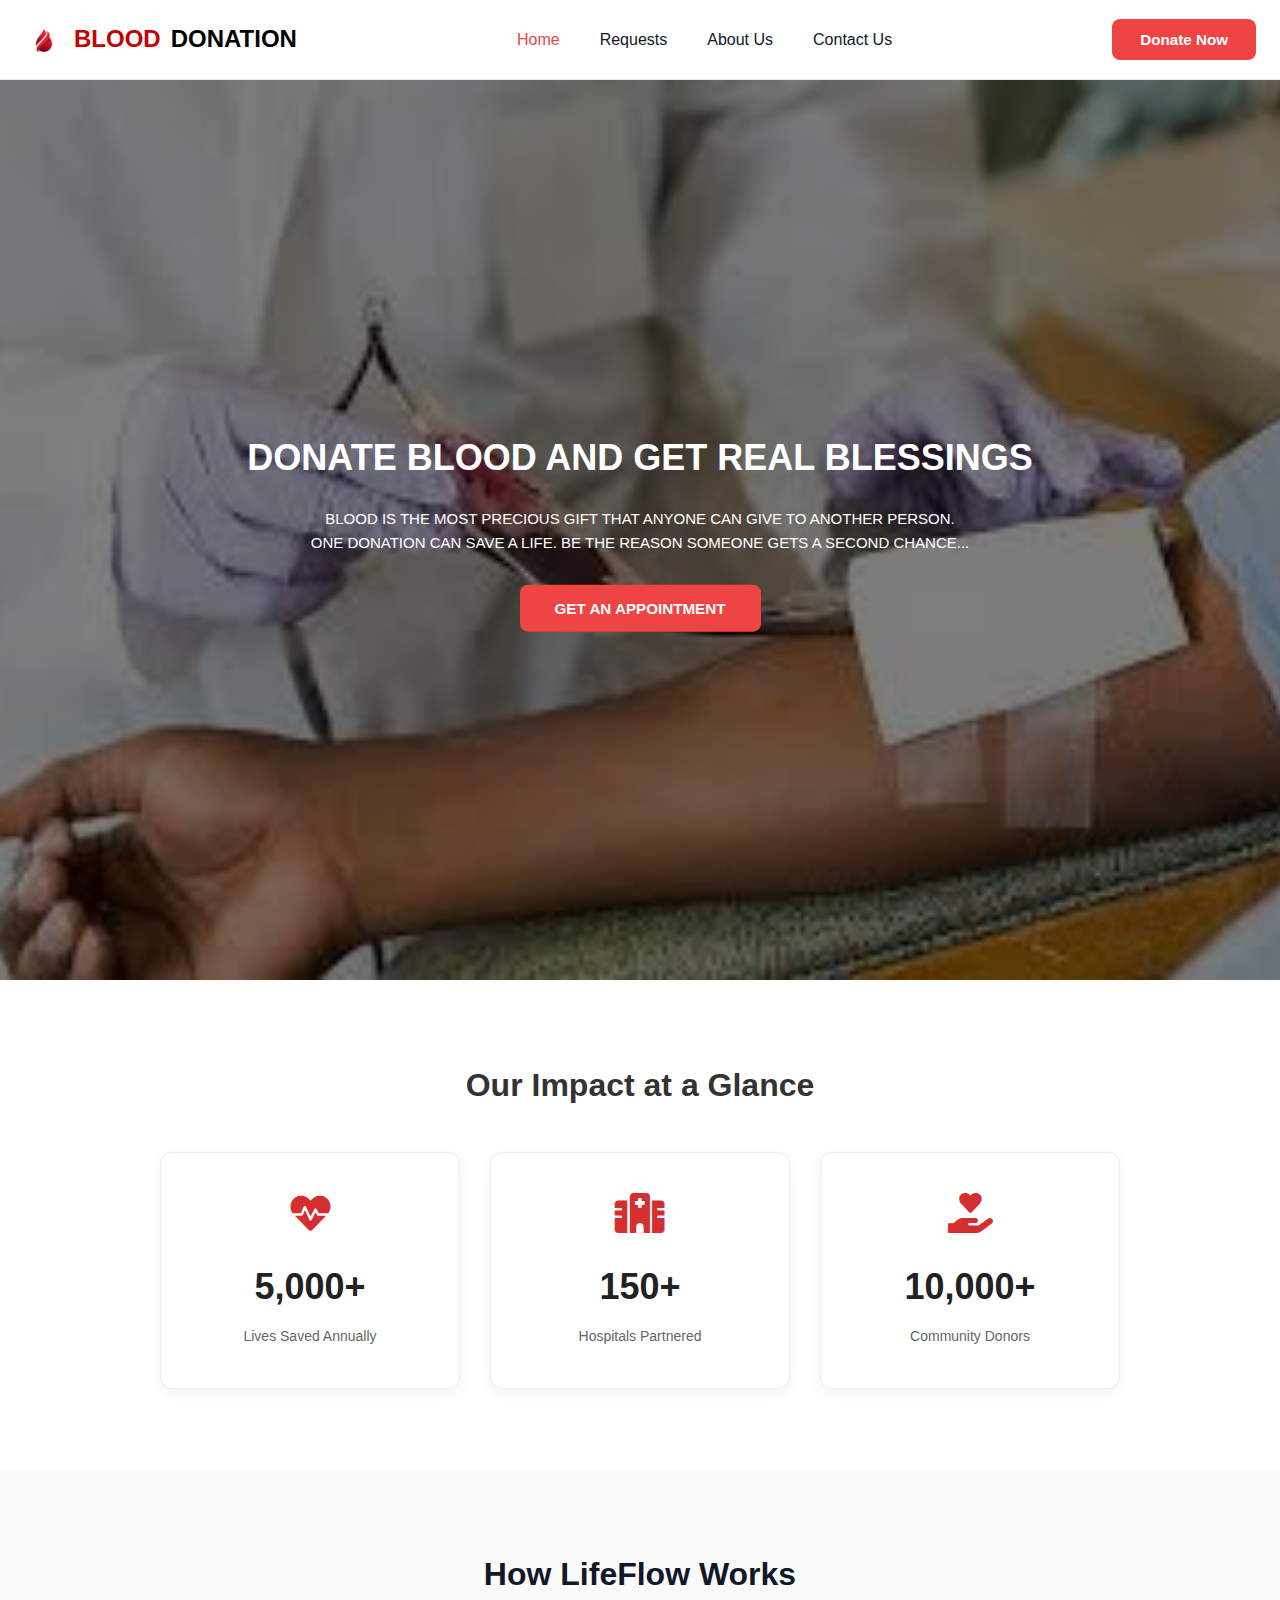
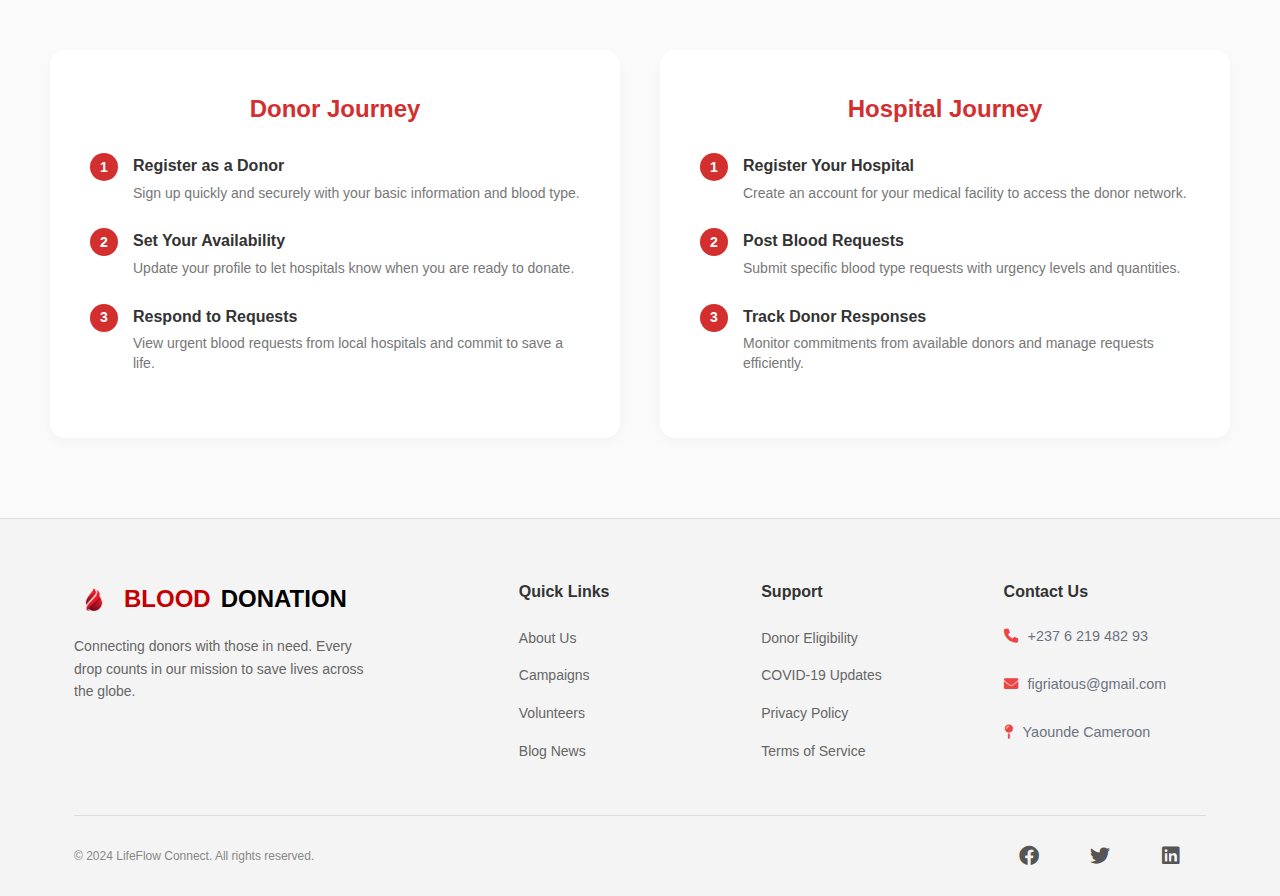
<file: index.html>
<!DOCTYPE html>
<html lang="en">
<head>
    <meta charset="UTF-8">
    <meta name="viewport" content="width=device-width, initial-scale=1.0">
    <link rel="icon" type="image/png" sizes="96x96" href="assets/images/logo.png">
    <title>Blood Donation</title>
    <meta name="viewport" content="width=device-width, initial-scale=1.0">
     <link rel="stylesheet" href="https://cdnjs.cloudflare.com/ajax/libs/font-awesome/6.0.0/css/all.min.css">
    <link rel="stylesheet" href="assets/css/index.css">
    <link rel="stylesheet" href="assets/css/style.css">
</head>
<body>

<header>
    <div class="container">
        <nav>
            <a href="index.html" class="logo">
                <img src="assets/images/logo.png" alt="Blood Donation Logo">BLOOD<span style="color:black;">DONATION</span>
            </a>
            <div class="nav-links">
                <a href="index.html" id="navactive">Home</a>
                <a href="hospital-request.html">Requests</a>
                <a href="about.html">About Us</a>
                <a href="contact.html">Contact Us</a>
            </div>
            <div class="nav-actions"> 
                <a href="donate.html">
                <button class="btn btn-primary">Donate Now</button>
                 </a>
            </div>
        </nav>
    </div>
</header>

<section class="hero">
    <div class="slides">
        <div class="slide active">
            <img src="assets/images/slide1.jpeg" alt="Blood Donation Slide 1">
        </div>

        <div class="slide">
            <img src="assets/images/slide2.jpeg" alt="Blood Donation Slide 2">
        </div>

        <div class="slide">
            <img src="assets/images/slide3.jpg" alt="Blood Donation Slide 3">
        </div>
    </div>

    <div class="overlay"></div>

    <div class="hero-content">
        <h2>DONATE BLOOD AND GET REAL BLESSINGS</h2>

        <p>
            BLOOD IS THE MOST PRECIOUS GIFT THAT ANYONE CAN GIVE TO ANOTHER PERSON.
            <br>
            ONE DONATION CAN SAVE A LIFE. BE THE REASON SOMEONE GETS A SECOND CHANCE...
        </p>
        
        <button class="btn btn-primary">GET AN APPOINTMENT</button>
       
    </div>
</section>

<section class="impact-section">
    <h2>Our Impact at a Glance</h2>
    <div class="impact-grid">
        <div class="impact-card">
            <i class="fa-solid fa-heart-pulse"></i>
            <h3>5,000+</h3>
            <p>Lives Saved Annually</p>
        </div>
        <div class="impact-card">
            <i class="fa-solid fa-hospital"></i>
            <h3>150+</h3>
            <p>Hospitals Partnered</p>
        </div>
        <div class="impact-card">
            <i class="fa-solid fa-hand-holding-heart"></i>
            <h3>10,000+</h3>
            <p>Community Donors</p>
        </div>
    </div>
</section>

<section class="how-it-works">
    <h2>How LifeFlow Works</h2>
    <div class="journey-container">
        <div class="journey-card">
            <h3>Donor Journey</h3>
            <div class="step">
                <div class="step-num">1</div>
                <div class="step-content">
                    <h4>Register as a Donor</h4>
                    <p>Sign up quickly and securely with your basic information and blood type.</p>
                </div>
            </div>
            <div class="step">
                <div class="step-num">2</div>
                <div class="step-content">
                    <h4>Set Your Availability</h4>
                    <p>Update your profile to let hospitals know when you are ready to donate.</p>
                </div>
            </div>
            <div class="step">
                <div class="step-num">3</div>
                <div class="step-content">
                    <h4>Respond to Requests</h4>
                    <p>View urgent blood requests from local hospitals and commit to save a life.</p>
                </div>
            </div>
        </div>

        <div class="journey-card">
            <h3>Hospital Journey</h3>
            <div class="step">
                <div class="step-num">1</div>
                <div class="step-content">
                    <h4>Register Your Hospital</h4>
                    <p>Create an account for your medical facility to access the donor network.</p>
                </div>
            </div>
            <div class="step">
                <div class="step-num">2</div>
                <div class="step-content">
                    <h4>Post Blood Requests</h4>
                    <p>Submit specific blood type requests with urgency levels and quantities.</p>
                </div>
            </div>
            <div class="step">
                <div class="step-num">3</div>
                <div class="step-content">
                    <h4>Track Donor Responses</h4>
                    <p>Monitor commitments from available donors and manage requests efficiently.</p>
                </div>
            </div>
        </div>
    </div>
</section>

<footer>
    <div class="container">
        <div class="footer-grid">
            
            <div class="footer-brand">
                <a href="index.html" class="logo">
                    <img src="assets/images/logo.png" alt="Blood Donation Logo">BLOOD<span style="color:black;">DONATION</span>
                </a>
                <p>Connecting donors with those in need. Every drop counts in our mission to save lives across the globe.</p>
            </div>

            <div class="footer-col">
                <h4>Quick Links</h4>
                <ul>
                    <li><a href="#">About Us</a></li>
                    <li><a href="#">Campaigns</a></li>
                    <li><a href="#">Volunteers</a></li>
                    <li><a href="#">Blog News</a></li>
                </ul>
            </div>

            <div class="footer-col">
                <h4>Support</h4>
                <ul>
                    <li><a href="#">Donor Eligibility</a></li>
                    <li><a href="#">COVID-19 Updates</a></li>
                    <li><a href="#">Privacy Policy</a></li>
                    <li><a href="#">Terms of Service</a></li>
                </ul>
            </div>

            <div class="footer-col">
                <h4>Contact Us</h4>
                <ul class="contact-mini">
                    <li><i class="fa-solid fa-phone"></i> +237 6 219 482 93</li>
                    <li><i class="fa-solid fa-envelope"></i> figriatous@gmail.com</li>
                    <li><i class="fa-solid fa-map-pin"></i> Yaounde Cameroon</li>
                </ul>
            </div>

        </div>

        <div class="footer-bottom">
            <span>&copy; 2024 LifeFlow Connect. All rights reserved.</span>
            <div class="social-icons" style="margin-top:0;">
                <a href="#" style="border:none;"><i class="fa-brands fa-facebook"></i></a>
                <a href="#" style="border:none;"><i class="fa-brands fa-twitter"></i></a>
                <a href="#" style="border:none;"><i class="fa-brands fa-linkedin"></i></a>
            </div>
        </div>
    </div>
</footer>


<script src="assets/js/script.js"></script>

</body>
</html>
</file>
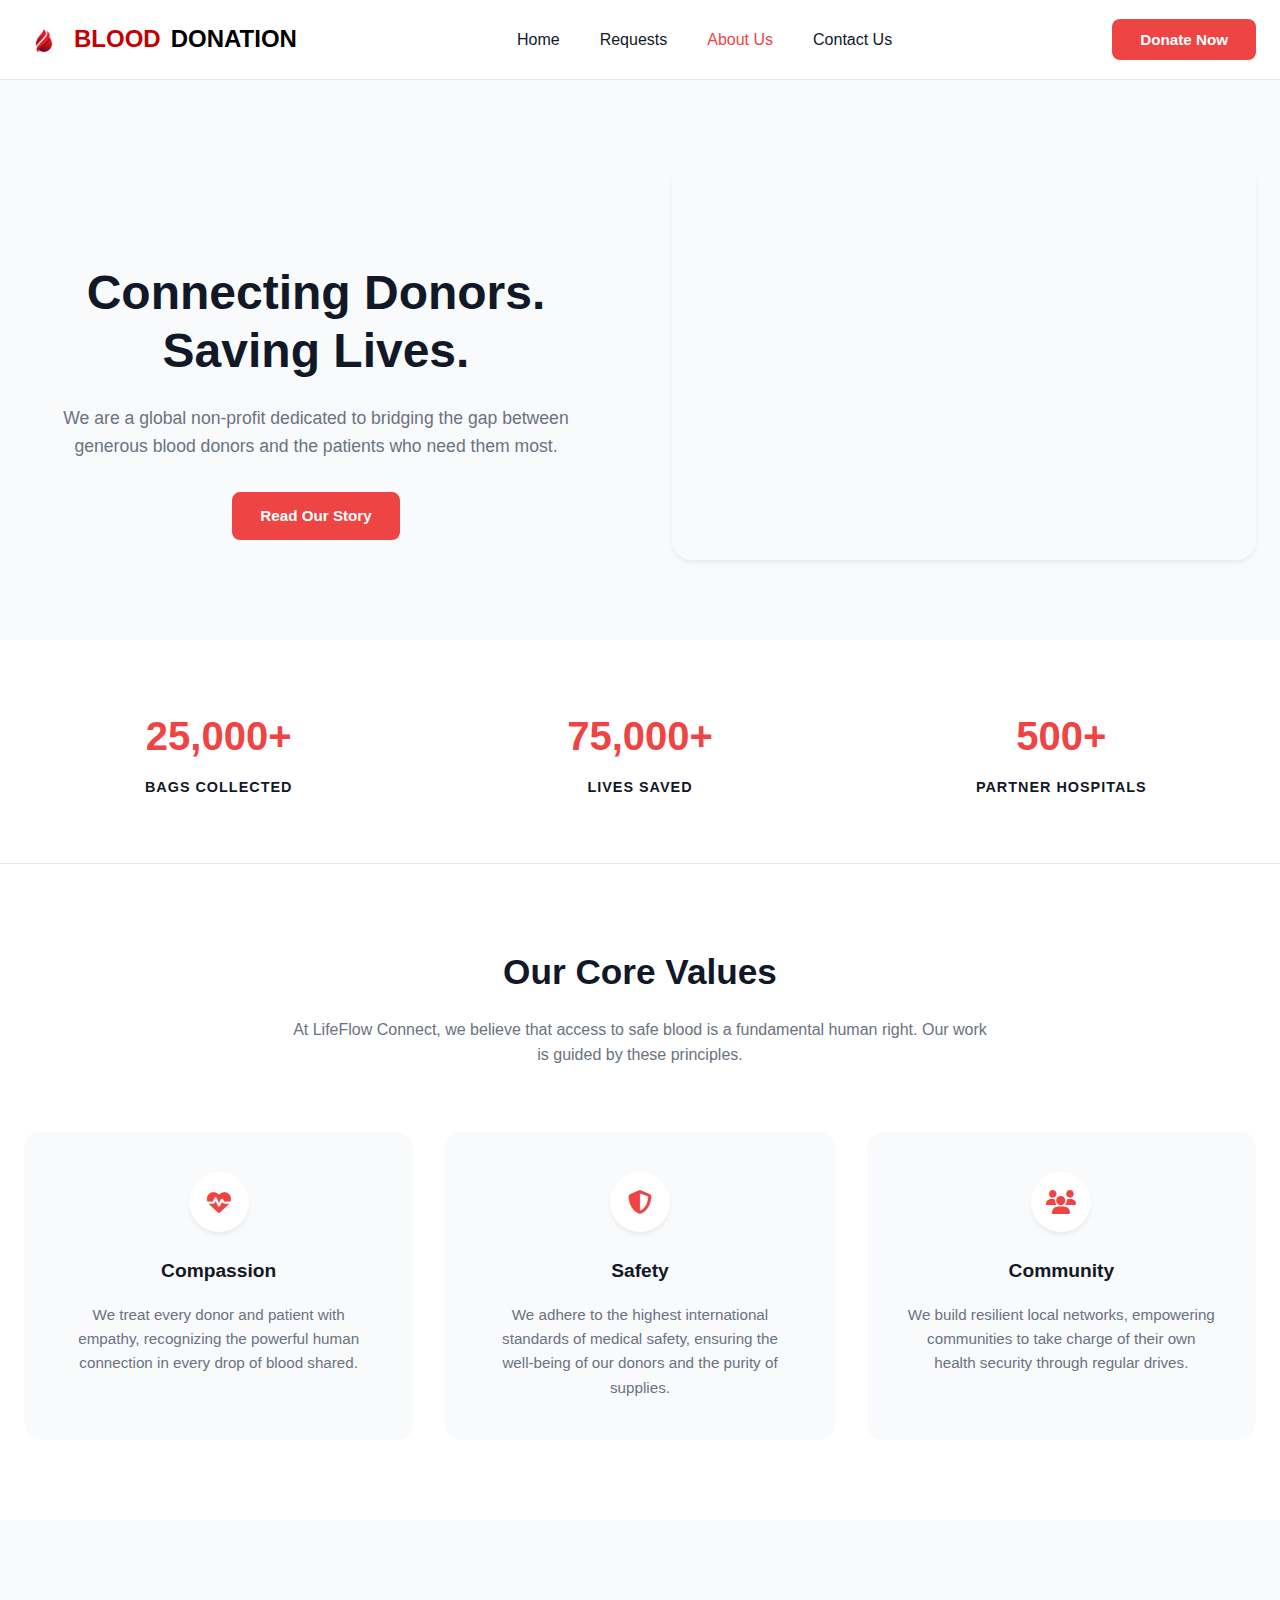
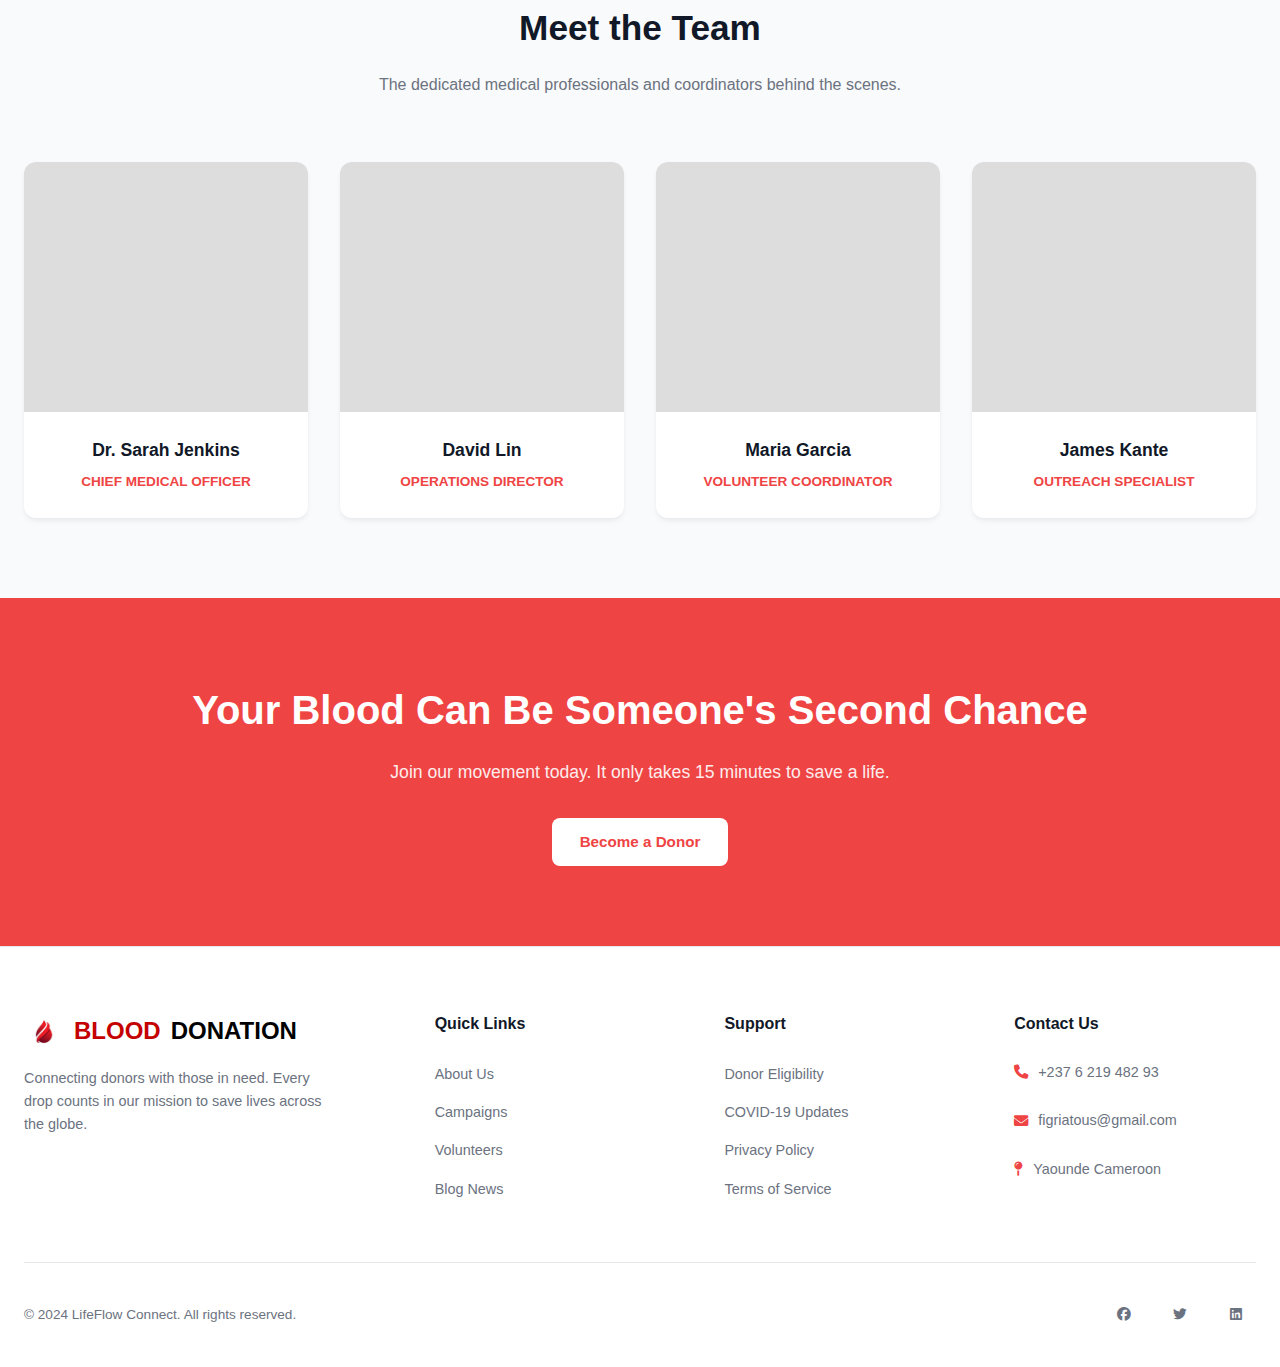
<file: about.html>
<!DOCTYPE html>
<html lang="en">
<head>
    <meta charset="UTF-8">
    <meta name="viewport" content="width=device-width, initial-scale=1.0">
    <link rel="icon" type="image/png" sizes="96x96" href="assets/images/logo.png">
    <title>About Us</title>
    <link rel="stylesheet" href="https://cdnjs.cloudflare.com/ajax/libs/font-awesome/6.4.0/css/all.min.css">
    <link rel="stylesheet" href="assets/css/index.css">
    <link rel="stylesheet" href="assets/css/all.css">
</head>
<body>

<header>
    <div class="container">
        <nav>
            <a href="index.html" class="logo">
                <img src="assets/images/logo.png" alt="Blood Donation Logo">BLOOD<span style="color:black;">DONATION</span>
            </a>
            <div class="nav-links">
                <a href="index.html">Home</a>
                <a href="hospital-request.html">Requests</a>
                <a href="about.html" id="navactive">About Us</a>
                <a href="contact.html">Contact Us</a>
            </div>
            <div class="nav-actions">
                <button class="btn btn-primary">Donate Now</button>
            </div>
        </nav>
    </div>
</header>


<main>

    <section class="about-hero">
        <div class="container">
            <div class="hero-grid">
                <div class="hero-content">
                    <h1>Connecting Donors.<br>Saving Lives.</h1>
                    <p>We are a global non-profit dedicated to bridging the gap between generous blood donors and the patients who need them most.</p>
                    <a href="#" class="btn btn-primary">Read Our Story</a>
                </div>
                <div class="hero-image">
                    </div>
            </div>
        </div>
    </section>

    <section class="stats-section">
        <div class="container">
            <div class="stats-grid">
                <div class="stat-item">
                    <h2>25,000+</h2>
                    <p>Bags Collected</p>
                </div>
                <div class="stat-item">
                    <h2>75,000+</h2>
                    <p>Lives Saved</p>
                </div>
                <div class="stat-item">
                    <h2>500+</h2>
                    <p>Partner Hospitals</p>
                </div>
            </div>
        </div>
    </section>

    <section class="mission-section">
        <div class="container">
            <div class="section-header">
                <h2>Our Core Values</h2>
                <p>At LifeFlow Connect, we believe that access to safe blood is a fundamental human right. Our work is guided by these principles.</p>
            </div>
            <div class="values-grid">
                <div class="value-card">
                    <div class="value-icon">
                        <i class="fa-solid fa-heart-pulse"></i>
                    </div>
                    <h3>Compassion</h3>
                    <p>We treat every donor and patient with empathy, recognizing the powerful human connection in every drop of blood shared.</p>
                </div>
                <div class="value-card">
                    <div class="value-icon">
                        <i class="fa-solid fa-shield-halved"></i>
                    </div>
                    <h3>Safety</h3>
                    <p>We adhere to the highest international standards of medical safety, ensuring the well-being of our donors and the purity of supplies.</p>
                </div>
                <div class="value-card">
                    <div class="value-icon">
                        <i class="fa-solid fa-users"></i>
                    </div>
                    <h3>Community</h3>
                    <p>We build resilient local networks, empowering communities to take charge of their own health security through regular drives.</p>
                </div>
            </div>
        </div>
    </section>

    <section class="team-section">
        <div class="container">
            <div class="section-header">
                <h2>Meet the Team</h2>
                <p>The dedicated medical professionals and coordinators behind the scenes.</p>
            </div>
            <div class="team-grid">
                <div class="team-card">
                    <div class="team-img" style="background-image: url('https://placehold.co/300x250/ef4444/ffffff?text=Dr.+Sarah');"></div>
                    <div class="team-info">
                        <h4>Dr. Sarah Jenkins</h4>
                        <span>Chief Medical Officer</span>
                    </div>
                </div>
                <div class="team-card">
                    <div class="team-img" style="background-image: url('https://placehold.co/300x250/333/ffffff?text=David+L.');"></div>
                    <div class="team-info">
                        <h4>David Lin</h4>
                        <span>Operations Director</span>
                    </div>
                </div>
                <div class="team-card">
                    <div class="team-img" style="background-image: url('https://placehold.co/300x250/ef4444/ffffff?text=Maria+G.');"></div>
                    <div class="team-info">
                        <h4>Maria Garcia</h4>
                        <span>Volunteer Coordinator</span>
                    </div>
                </div>
                <div class="team-card">
                    <div class="team-img" style="background-image: url('https://placehold.co/300x250/333/ffffff?text=James+K.');"></div>
                    <div class="team-info">
                        <h4>James Kante</h4>
                        <span>Outreach Specialist</span>
                    </div>
                </div>
            </div>
        </div>
    </section>

    <section class="cta-section">
        <div class="container">
            <div class="cta-content">
                <h2>Your Blood Can Be Someone's Second Chance</h2>
                <p>Join our movement today. It only takes 15 minutes to save a life.</p>
                <a href="#" class="btn btn-white">Become a Donor</a>
            </div>
        </div>
    </section>

</main>

<footer>
    <div class="container">
        <div class="footer-grid">
            
            <div class="footer-brand">
                <a href="index.html" class="logo">
                    <img src="assets/images/logo.png" alt="Blood Donation Logo">BLOOD<span style="color:black;">DONATION</span>
                </a>
                <p>Connecting donors with those in need. Every drop counts in our mission to save lives across the globe.</p>
            </div>

            <div class="footer-col">
                <h4>Quick Links</h4>
                <ul>
                    <li><a href="#">About Us</a></li>
                    <li><a href="#">Campaigns</a></li>
                    <li><a href="#">Volunteers</a></li>
                    <li><a href="#">Blog News</a></li>
                </ul>
            </div>

            <div class="footer-col">
                <h4>Support</h4>
                <ul>
                    <li><a href="#">Donor Eligibility</a></li>
                    <li><a href="#">COVID-19 Updates</a></li>
                    <li><a href="#">Privacy Policy</a></li>
                    <li><a href="#">Terms of Service</a></li>
                </ul>
            </div>

            <div class="footer-col">
                <h4>Contact Us</h4>
                <ul class="contact-mini">
                    <li><i class="fa-solid fa-phone"></i> +237 6 219 482 93</li>
                    <li><i class="fa-solid fa-envelope"></i> figriatous@gmail.com</li>
                    <li><i class="fa-solid fa-map-pin"></i> Yaounde Cameroon</li>
                </ul>
            </div>

        </div>

        <div class="footer-bottom">
            <span>&copy; 2024 LifeFlow Connect. All rights reserved.</span>
            <div class="social-icons" style="margin-top:0;">
                <a href="#" style="border:none;"><i class="fa-brands fa-facebook"></i></a>
                <a href="#" style="border:none;"><i class="fa-brands fa-twitter"></i></a>
                <a href="#" style="border:none;"><i class="fa-brands fa-linkedin"></i></a>
            </div>
        </div>
    </div>
</footer>

</body>
</html>
</file>
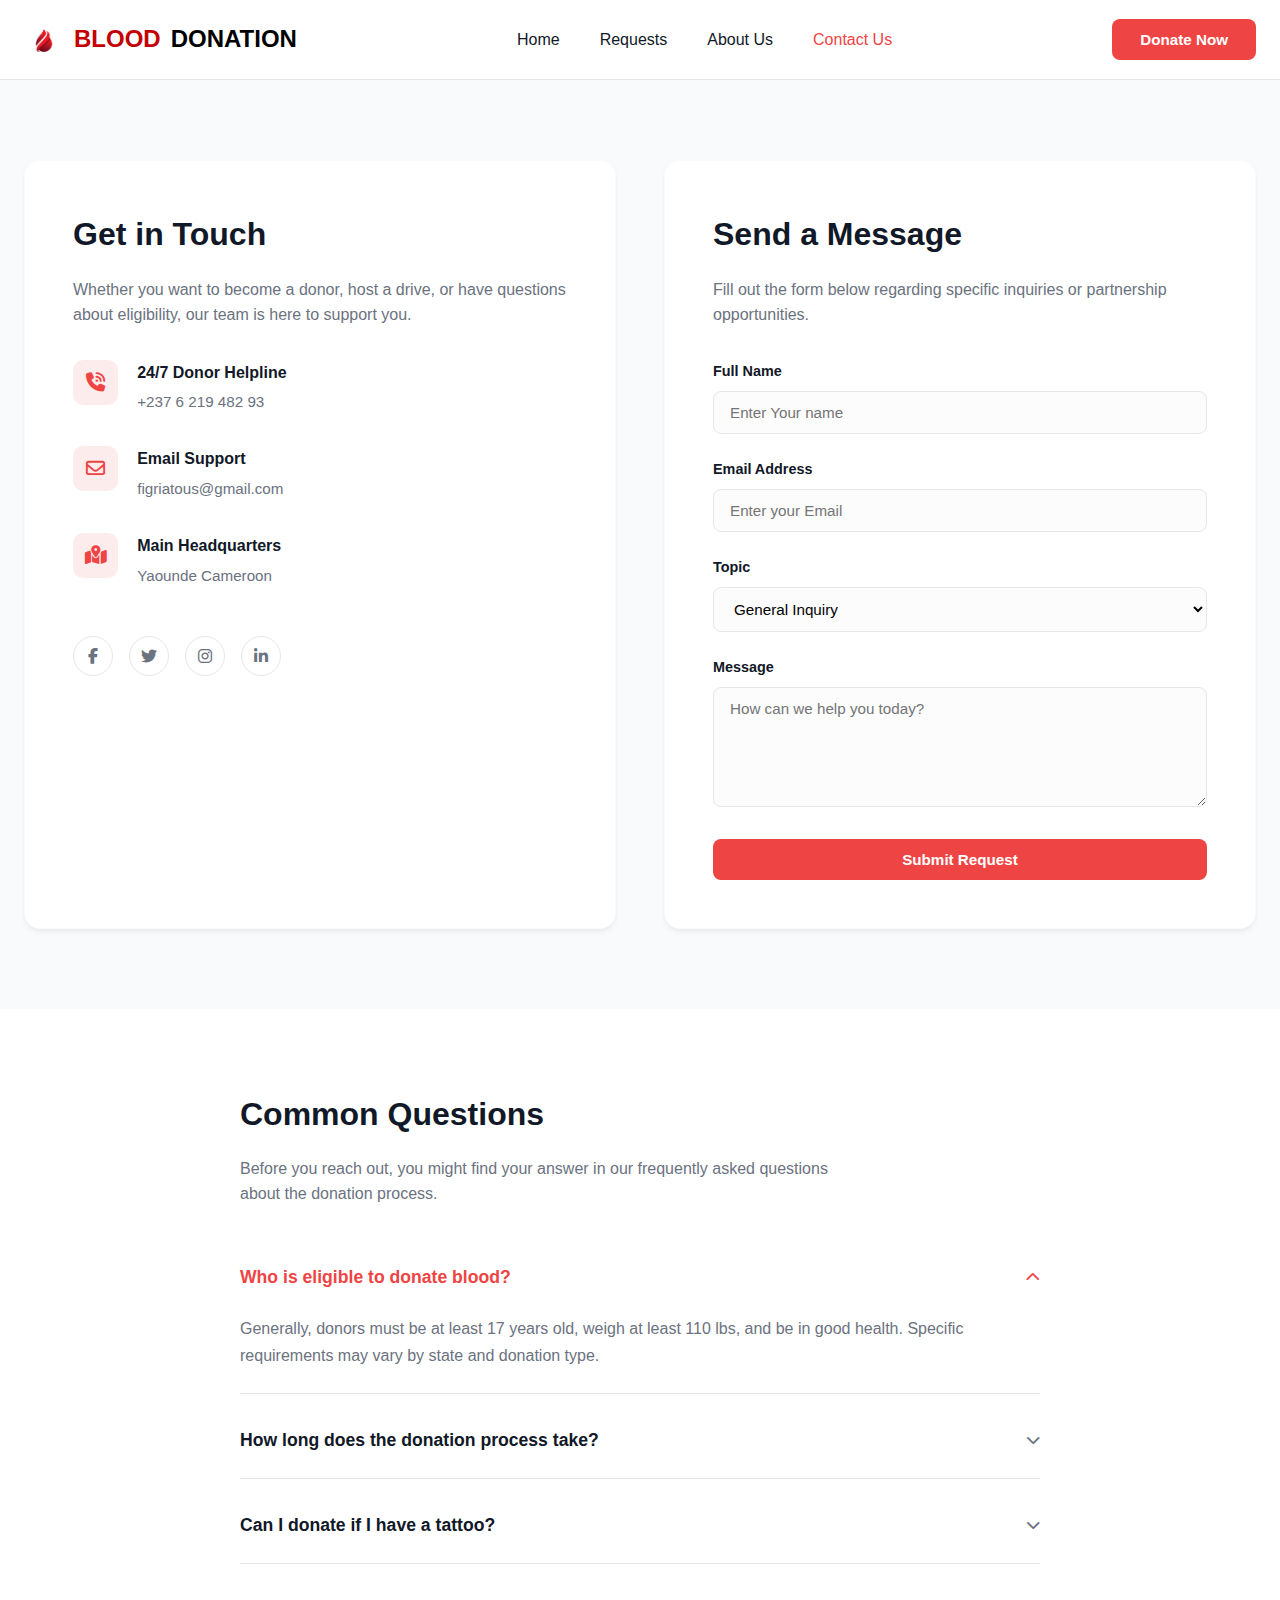
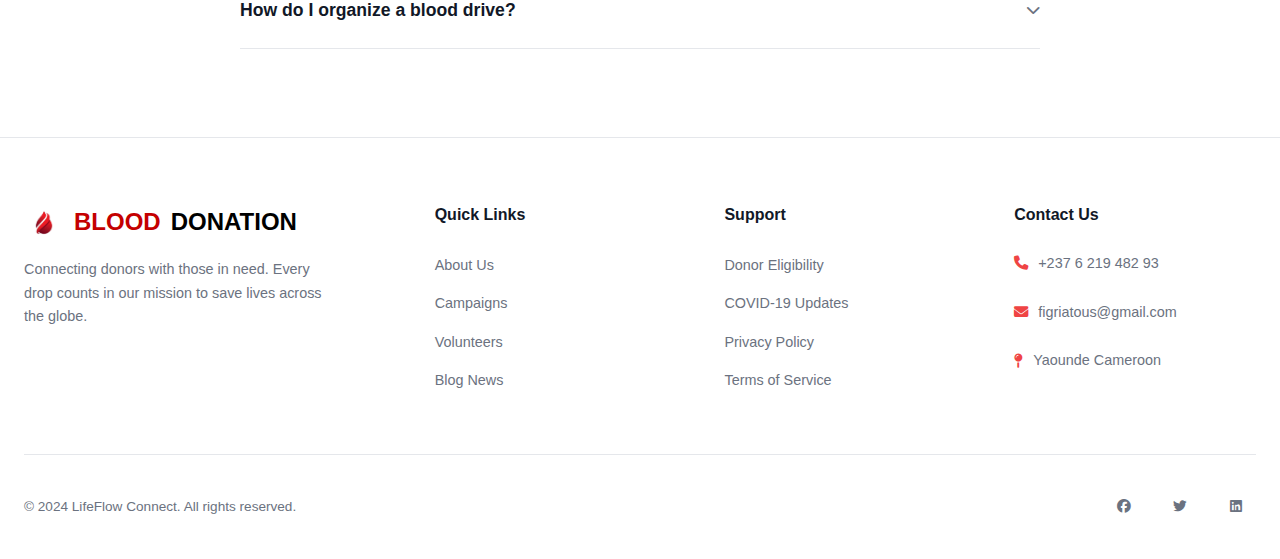
<file: contact.html>
<!DOCTYPE html>
<html lang="en">
<head>
    <meta charset="UTF-8">
    <meta name="viewport" content="width=device-width, initial-scale=1.0">
    <link rel="icon" type="image/png" sizes="96x96" href="assets/images/logo.png">
    <title>Contact Us</title>
    <link rel="stylesheet" href="https://cdnjs.cloudflare.com/ajax/libs/font-awesome/6.4.0/css/all.min.css">
    <link rel="stylesheet" href="assets/css/index.css">
    <link rel="stylesheet" href="assets/css/all.css">
</head>
<body>

<header>
    <div class="container">
        <nav>
            <a href="index.html" class="logo">
                <img src="assets/images/logo.png" alt="Blood Donation Logo">BLOOD<span style="color:black;">DONATION</span>
            </a>
            <div class="nav-links">
                <a href="index.html">Home</a>
                <a href="hospital-request.html">Requests</a>
                <a href="about.html">About Us</a>
                <a href="contact.html" id="navactive">Contact Us</a>
            </div>
            <div class="nav-actions">
                <button class="btn btn-primary">Donate Now</button>
            </div>
        </nav>
    </div>
</header>

<main>
    <section class="contact-section">
        <div class="container">
            <div class="contact-grid">
                
                <div class="card">
                    <h2 class="section-title">Get in Touch</h2>
                    <p class="section-subtitle" style="margin-bottom: 2rem;">
                        Whether you want to become a donor, host a drive, or have questions about eligibility, our team is here to support you.
                    </p>
                    
                    <div class="contact-info-list">
                        <div class="info-item">
                            <div class="icon-box">
                                <i class="fa-solid fa-phone-volume"></i>
                            </div>
                            <div class="info-content">
                                <h4>24/7 Donor Helpline</h4>
                                <p>+237 6 219 482 93</p>
                            </div>
                        </div>

                        <div class="info-item">
                            <div class="icon-box">
                                <i class="fa-regular fa-envelope"></i>
                            </div>
                            <div class="info-content">
                                <h4>Email Support</h4>
                                <p>figriatous@gmail.com</p>
                            </div>
                        </div>

                        <div class="info-item">
                            <div class="icon-box">
                                <i class="fa-solid fa-map-location-dot"></i>
                            </div>
                            <div class="info-content">
                                <h4>Main Headquarters</h4>
                                <p>Yaounde Cameroon<br></p>
                            </div>
                        </div>
                    </div>

                    <div class="social-icons">
                        <a href="#"><i class="fa-brands fa-facebook-f"></i></a>
                        <a href="#"><i class="fa-brands fa-twitter"></i></a>
                        <a href="#"><i class="fa-brands fa-instagram"></i></a>
                        <a href="#"><i class="fa-brands fa-linkedin-in"></i></a>
                    </div>
                </div>

                <div class="card">
                    <h2 class="section-title">Send a Message</h2>
                    <p class="section-subtitle" style="margin-bottom: 2rem;">
                        Fill out the form below regarding specific inquiries or partnership opportunities.
                    </p>
                    
                    <form>
                        <div class="form-group">
                            <label>Full Name</label>
                            <input type="text" class="form-control" placeholder="Enter Your name">
                        </div>
                        <div class="form-group">
                            <label>Email Address</label>
                            <input type="email" class="form-control" placeholder="Enter your Email">
                        </div>
                        <div class="form-group">
                            <label>Topic</label>
                            <select class="form-control">
                                <option>General Inquiry</option>
                                <option>Donor Eligibility</option>
                                <option>Host a Blood Drive</option>
                                <option>Medical Partnership</option>
                            </select>
                        </div>
                        <div class="form-group">
                            <label>Message</label>
                            <textarea class="form-control" placeholder="How can we help you today?"></textarea>
                        </div>
                        <button type="button" class="btn btn-primary" style="width: 100%;">Submit Request</button>
                    </form>
                </div>

            </div>
        </div>
    </section>

    <section class="faq-section">
        <div class="container">
            <h2 class="section-title">Common Questions</h2>
            <p class="section-subtitle">Before you reach out, you might find your answer in our frequently asked questions about the donation process.</p>

            <div class="accordion">
                <div class="accordion-item active">
                    <div class="accordion-header">
                        <span>Who is eligible to donate blood?</span>
                        <i class="fa-solid fa-chevron-down"></i>
                    </div>
                    <div class="accordion-body">
                        <p>Generally, donors must be at least 17 years old, weigh at least 110 lbs, and be in good health. Specific requirements may vary by state and donation type.</p>
                    </div>
                </div>

                <div class="accordion-item">
                    <div class="accordion-header">
                        <span>How long does the donation process take?</span>
                        <i class="fa-solid fa-chevron-down"></i>
                    </div>
                    <div class="accordion-body">
                        <p>The entire process usually takes about an hour. The actual blood draw takes only about 8-10 minutes. The rest of the time is for registration, health history, and post-donation snacks.</p>
                    </div>
                </div>

                <div class="accordion-item">
                    <div class="accordion-header">
                        <span>Can I donate if I have a tattoo?</span>
                        <i class="fa-solid fa-chevron-down"></i>
                    </div>
                    <div class="accordion-body">
                        <p>In most states, if your tattoo was applied by a state-regulated entity using sterile needles and non-reused ink, you can donate immediately. Otherwise, there may be a 3-month wait.</p>
                    </div>
                </div>

                <div class="accordion-item">
                    <div class="accordion-header">
                        <span>How do I organize a blood drive?</span>
                        <i class="fa-solid fa-chevron-down"></i>
                    </div>
                    <div class="accordion-body">
                        <p>Hosting a drive is simple! Fill out our "Host a Drive" form, and a coordinator will help you secure a location, date, and recruit donors.</p>
                    </div>
                </div>
            </div>
        </div>
    </section>
</main>

<footer>
    <div class="container">
        <div class="footer-grid">
            
            <div class="footer-brand">
                <a href="index.html" class="logo">
                    <img src="assets/images/logo.png" alt="Blood Donation Logo">BLOOD<span style="color:black;">DONATION</span>
                </a>
                <p>Connecting donors with those in need. Every drop counts in our mission to save lives across the globe.</p>
            </div>

            <div class="footer-col">
                <h4>Quick Links</h4>
                <ul>
                    <li><a href="#">About Us</a></li>
                    <li><a href="#">Campaigns</a></li>
                    <li><a href="#">Volunteers</a></li>
                    <li><a href="#">Blog News</a></li>
                </ul>
            </div>

            <div class="footer-col">
                <h4>Support</h4>
                <ul>
                    <li><a href="#">Donor Eligibility</a></li>
                    <li><a href="#">COVID-19 Updates</a></li>
                    <li><a href="#">Privacy Policy</a></li>
                    <li><a href="#">Terms of Service</a></li>
                </ul>
            </div>

            <div class="footer-col">
                <h4>Contact Us</h4>
                <ul class="contact-mini">
                    <li><i class="fa-solid fa-phone"></i> +237 6 219 482 93</li>
                    <li><i class="fa-solid fa-envelope"></i> figriatous@gmail.com</li>
                    <li><i class="fa-solid fa-map-pin"></i> Yaounde Cameroon</li>
                </ul>
            </div>

        </div>

        <div class="footer-bottom">
            <span>&copy; 2024 LifeFlow Connect. All rights reserved.</span>
            <div class="social-icons" style="margin-top:0;">
                <a href="#" style="border:none;"><i class="fa-brands fa-facebook"></i></a>
                <a href="#" style="border:none;"><i class="fa-brands fa-twitter"></i></a>
                <a href="#" style="border:none;"><i class="fa-brands fa-linkedin"></i></a>
            </div>
        </div>
    </div>
</footer>

    <script src="assets/js/script.js"></script>
</body>
</html>
</file>
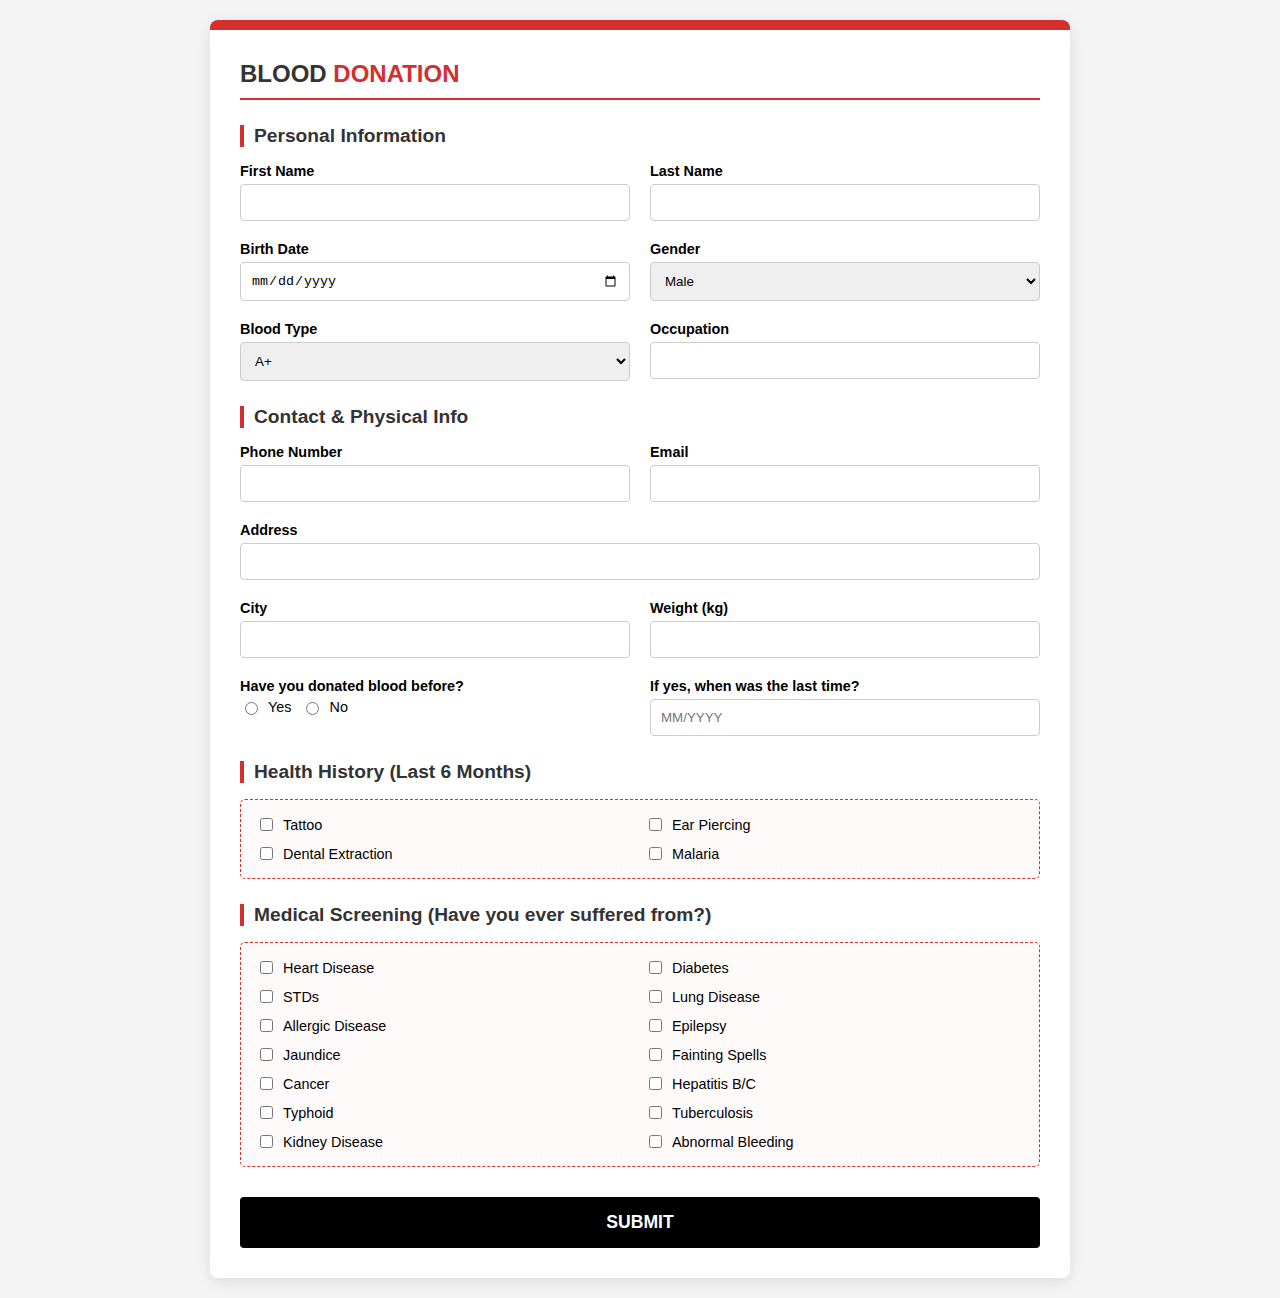
<file: donate.html>
<!DOCTYPE html>
<html lang="en">
<head>
    <meta charset="UTF-8">
    <meta name="viewport" content="width=device-width, initial-scale=1.0">
    <title>Donate - Blood Donation Form</title>
    <style>
        :root {
            --blood-red: #d32f2f;
            --light-gray: #f4f4f4;
        }

        body {
            font-family: 'Segoe UI', Tahoma, Geneva, Verdana, sans-serif;
            background-color: var(--light-gray);
            margin: 0;
            padding: 20px;
        }

        .container {
            max-width: 800px;
            margin: 0 auto;
            background: white;
            padding: 30px;
            border-radius: 8px;
            box-shadow: 0 4px 15px rgba(0,0,0,0.1);
            border-top: 10px solid var(--blood-red);
        }

        header {
            display: flex;
            align-items: center;
            justify-content: space-between;
            border-bottom: 2px solid var(--blood-red);
            padding-bottom: 10px;
            margin-bottom: 25px;
        }

        .logo {
            font-size: 24px;
            font-weight: bold;
            color: #333;
        }

        .logo span { color: var(--blood-red); }

        h2 { color: #333; font-size: 1.2rem; margin-top: 25px; border-left: 4px solid var(--blood-red); padding-left: 10px; }

        .form-section {
            display: grid;
            grid-template-columns: 1fr 1fr;
            gap: 20px;
            margin-bottom: 20px;
        }

        .full-width { grid-column: span 2; }

        .input-group {
            display: flex;
            flex-direction: column;
        }

        label {
            font-weight: 600;
            margin-bottom: 5px;
            font-size: 0.9rem;
        }

        input[type="text"], input[type="email"], input[type="date"], select {
            padding: 10px;
            border: 1px solid #ccc;
            border-radius: 4px;
            outline: none;
        }

        .checkbox-group {
            display: grid;
            grid-template-columns: 1fr 1fr;
            gap: 10px;
            background: #fffafa;
            padding: 15px;
            border: 1px dashed var(--blood-red);
            border-radius: 5px;
        }

        .check-item {
            display: flex;
            align-items: center;
            font-size: 0.9rem;
        }

        .check-item input { margin-right: 10px; }

        .btn-submit {
            display: block;
            width: 100%;
            background-color: #000;
            color: white;
            padding: 15px;
            border: none;
            border-radius: 4px;
            font-size: 1.1rem;
            font-weight: bold;
            cursor: pointer;
            margin-top: 30px;
            transition: background 0.3s;
        }

        .btn-submit:hover { background-color: #333; }

        @media (max-width: 600px) {
            .form-section, .checkbox-group { grid-template-columns: 1fr; }
            .full-width { grid-column: span 1; }
        }
    </style>
</head>
<body>

<div class="container">
    <header>
        <div class="logo">BLOOD <span>DONATION</span></div>
    </header>

    <form id="donationForm">
        <h2>Personal Information</h2>
        <div class="form-section">
            <div class="input-group">
                <label>First Name</label>
                <input type="text" name="firstName" required>
            </div>
            <div class="input-group">
                <label>Last Name</label>
                <input type="text" name="lastName" required>
            </div>
            <div class="input-group">
                <label>Birth Date</label>
                <input type="date" name="birthDate" required>
            </div>
            <div class="input-group">
                <label>Gender</label>
                <select name="gender">
                    <option value="male">Male</option>
                    <option value="female">Female</option>
                </select>
            </div>
            <div class="input-group">
                <label>Blood Type</label>
                <select name="bloodType">
                    <option value="A+">A+</option>
                    <option value="A-">A-</option>
                    <option value="B+">B+</option>
                    <option value="B-">B-</option>
                    <option value="AB+">AB+</option>
                    <option value="AB-">AB-</option>
                    <option value="O+">O+</option>
                    <option value="O-">O-</option>
                </select>
            </div>
            <div class="input-group">
                <label>Occupation</label>
                <input type="text" name="occupation">
            </div>
        </div>

        <h2>Contact & Physical Info</h2>
        <div class="form-section">
            <div class="input-group">
                <label>Phone Number</label>
                <input type="text" name="phone" required>
            </div>
            <div class="input-group">
                <label>Email</label>
                <input type="email" name="email" required>
            </div>
            <div class="input-group full-width">
                <label>Address</label>
                <input type="text" name="address">
            </div>
            <div class="input-group">
                <label>City</label>
                <input type="text" name="city">
            </div>
            <div class="input-group">
                <label>Weight (kg)</label>
                <input type="text" name="weight">
            </div>
        </div>

        <div class="form-section">
            <div class="input-group">
                <label>Have you donated blood before?</label>
                <div class="check-item">
                    <input type="radio" name="prevDonated" value="yes"> Yes
                    <input type="radio" name="prevDonated" value="no" style="margin-left:15px"> No
                </div>
            </div>
            <div class="input-group">
                <label>If yes, when was the last time?</label>
                <input type="text" name="lastDonationDate" placeholder="MM/YYYY">
            </div>
        </div>

        <h2>Health History (Last 6 Months)</h2>
        <div class="checkbox-group">
            <div class="check-item"><input type="checkbox" name="history" value="Tattoo"> Tattoo</div>
            <div class="check-item"><input type="checkbox" name="history" value="Ear Piercing"> Ear Piercing</div>
            <div class="check-item"><input type="checkbox" name="history" value="Dental Extraction"> Dental Extraction</div>
            <div class="check-item"><input type="checkbox" name="history" value="Malaria"> Malaria</div>
        </div>

        <h2>Medical Screening (Have you ever suffered from?)</h2>
        <div class="checkbox-group">
            <div class="check-item"><input type="checkbox" name="disease" value="Heart Disease"> Heart Disease</div>
            <div class="check-item"><input type="checkbox" name="disease" value="Diabetes"> Diabetes</div>
            <div class="check-item"><input type="checkbox" name="disease" value="STDs"> STDs</div>
            <div class="check-item"><input type="checkbox" name="disease" value="Lung Disease"> Lung Disease</div>
            <div class="check-item"><input type="checkbox" name="disease" value="Allergic Disease"> Allergic Disease</div>
            <div class="check-item"><input type="checkbox" name="disease" value="Epilepsy"> Epilepsy</div>
            <div class="check-item"><input type="checkbox" name="disease" value="Jaundice"> Jaundice</div>
            <div class="check-item"><input type="checkbox" name="disease" value="Fainting Spells"> Fainting Spells</div>
            <div class="check-item"><input type="checkbox" name="disease" value="Cancer"> Cancer</div>
            <div class="check-item"><input type="checkbox" name="disease" value="Hepatitis B/C"> Hepatitis B/C</div>
            <div class="check-item"><input type="checkbox" name="disease" value="Typhoid"> Typhoid</div>
            <div class="check-item"><input type="checkbox" name="disease" value="Tuberculosis"> Tuberculosis</div>
            <div class="check-item"><input type="checkbox" name="disease" value="Kidney Disease"> Kidney Disease</div>
            <div class="check-item"><input type="checkbox" name="disease" value="Abnormal Bleeding"> Abnormal Bleeding</div>
        </div>

        <button type="submit" class="btn-submit">SUBMIT</button>
    </form>
</div>

<script>
    document.getElementById('donationForm').addEventListener('submit', function(e) {
        e.preventDefault();
        
        // Form Validation Logic
        const formData = new FormData(this);
        let formObject = {};
        formData.forEach((value, key) => {
            if (!formObject[key]) {
                formObject[key] = value;
            } else {
                // For checkboxes with multiple values
                if (!Array.isArray(formObject[key])) {
                    formObject[key] = [formObject[key]];
                }
                formObject[key].push(value);
            }
        });

        console.log('Form Submitted:', formObject);
        alert('Thank you for your donation interest! Your information has been logged to the console.');
    });
</script>

</body>
</html>
</file>
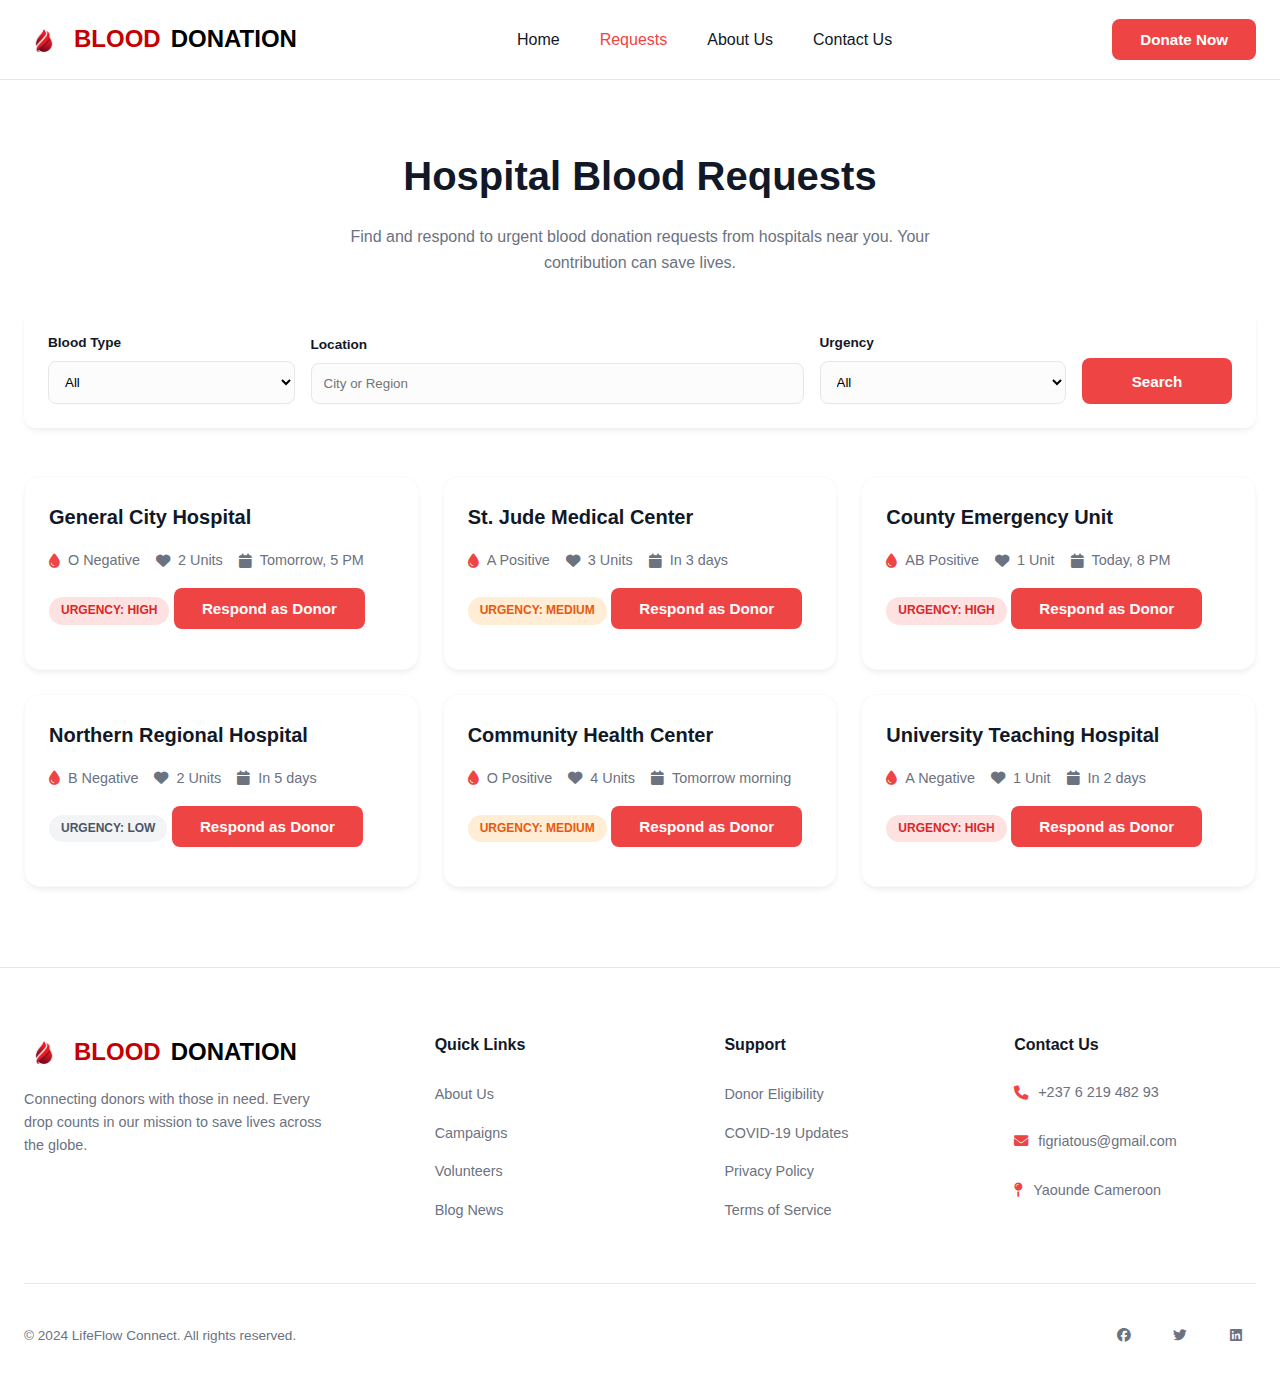
<file: hospital-request.html>
<!DOCTYPE html>
<html lang="en">
<head>
    <meta charset="UTF-8">
    <meta name="viewport" content="width=device-width, initial-scale=1.0">
    <link rel="icon" type="image/png" sizes="96x96" href="assets/images/logo.png">
    <title>Blood Requests</title>
    <link rel="stylesheet" href="https://cdnjs.cloudflare.com/ajax/libs/font-awesome/6.4.0/css/all.min.css">
    <link rel="stylesheet" href="assets/css/index.css">
    <link rel="stylesheet" href="assets/css/all.css">
</head>
<body>

<header>
    <div class="container">
        <nav>
            <a href="index.html" class="logo">
                <img src="assets/images/logo.png" alt="Blood Donation Logo">BLOOD<span style="color:black;">DONATION</span>
            </a>
            <div class="nav-links">
                <a href="index.html">Home</a>
                <a href="hospital-request.html" id="navactive">Requests</a>
                <a href="about.html" >About Us</a>
                <a href="contact.html">Contact Us</a>
            </div>
            <div class="nav-actions">
                <button class="btn btn-primary">Donate Now</button>
            </div>
        </nav>
    </div>
</header>

    <main class="container">
        <section class="page-header">
            <h1>Hospital Blood Requests</h1>
            <p>Find and respond to urgent blood donation requests from hospitals near you. Your contribution can save lives.</p>
        </section>

        <section class="filter-box">
            <div class="filter-group">
                <label>Blood Type</label>
                <select class="filter-input">
                    <option>All</option>
                    <option>O Positive</option>
                    <option>O Negative</option>
                    <option>A Positive</option>
                </select>
            </div>
            <div class="filter-group">
                <label>Location</label>
                <input type="text" class="filter-input" placeholder="City or Region">
            </div>
            <div class="filter-group">
                <label>Urgency</label>
                <select class="filter-input">
                    <option>All</option>
                    <option>High</option>
                    <option>Medium</option>
                </select>
            </div>
            <button class="btn btn-primary" style="height: 46px;">Search</button>
        </section>

        <section class="requests-grid">
            <div class="request-card">
                <h3 class="hospital-name">General City Hospital</h3>
                <div class="request-details">
                    <div class="detail-item"><i class="fa-solid fa-droplet blood-tag"></i> <span>O Negative</span></div>
                    <div class="detail-item"><i class="fa-solid fa-heart"></i> <span>2 Units</span></div>
                    <div class="detail-item"><i class="fa-solid fa-calendar"></i> <span>Tomorrow, 5 PM</span></div>
                </div>
                <span class="urgency-badge high">Urgency: High</span>
                <button class="btn btn-primary">Respond as Donor</button>
            </div>

            <div class="request-card">
                <h3 class="hospital-name">St. Jude Medical Center</h3>
                <div class="request-details">
                    <div class="detail-item"><i class="fa-solid fa-droplet blood-tag"></i> <span>A Positive</span></div>
                    <div class="detail-item"><i class="fa-solid fa-heart"></i> <span>3 Units</span></div>
                    <div class="detail-item"><i class="fa-solid fa-calendar"></i> <span>In 3 days</span></div>
                </div>
                <span class="urgency-badge medium">Urgency: Medium</span>
                <button class="btn btn-primary">Respond as Donor</button>
            </div>

            <div class="request-card">
                <h3 class="hospital-name">County Emergency Unit</h3>
                <div class="request-details">
                    <div class="detail-item"><i class="fa-solid fa-droplet blood-tag"></i> <span>AB Positive</span></div>
                    <div class="detail-item"><i class="fa-solid fa-heart"></i> <span>1 Unit</span></div>
                    <div class="detail-item"><i class="fa-solid fa-calendar"></i> <span>Today, 8 PM</span></div>
                </div>
                <span class="urgency-badge high">Urgency: High</span>
                <button class="btn btn-primary">Respond as Donor</button>
            </div>

            <div class="request-card">
                <h3 class="hospital-name">Northern Regional Hospital</h3>
                <div class="request-details">
                    <div class="detail-item"><i class="fa-solid fa-droplet blood-tag"></i> <span>B Negative</span></div>
                    <div class="detail-item"><i class="fa-solid fa-heart"></i> <span>2 Units</span></div>
                    <div class="detail-item"><i class="fa-solid fa-calendar"></i> <span>In 5 days</span></div>
                </div>
                <span class="urgency-badge low">Urgency: Low</span>
                <button class="btn btn-primary">Respond as Donor</button>
            </div>

            <div class="request-card">
                <h3 class="hospital-name">Community Health Center</h3>
                <div class="request-details">
                    <div class="detail-item"><i class="fa-solid fa-droplet blood-tag"></i> <span>O Positive</span></div>
                    <div class="detail-item"><i class="fa-solid fa-heart"></i> <span>4 Units</span></div>
                    <div class="detail-item"><i class="fa-solid fa-calendar"></i> <span>Tomorrow morning</span></div>
                </div>
                <span class="urgency-badge medium">Urgency: Medium</span>
                <button class="btn btn-primary">Respond as Donor</button>
            </div>

            <div class="request-card">
                <h3 class="hospital-name">University Teaching Hospital</h3>
                <div class="request-details">
                    <div class="detail-item"><i class="fa-solid fa-droplet blood-tag"></i> <span>A Negative</span></div>
                    <div class="detail-item"><i class="fa-solid fa-heart"></i> <span>1 Unit</span></div>
                    <div class="detail-item"><i class="fa-solid fa-calendar"></i> <span>In 2 days</span></div>
                </div>
                <span class="urgency-badge high">Urgency: High</span>
                <button class="btn btn-primary">Respond as Donor</button>
            </div>
        </section>
    </main>

<footer>
    <div class="container">
        <div class="footer-grid">
            
            <div class="footer-brand">
                <a href="index.html" class="logo">
                    <img src="assets/images/logo.png" alt="Blood Donation Logo">BLOOD<span style="color:black;">DONATION</span>
                </a>
                <p>Connecting donors with those in need. Every drop counts in our mission to save lives across the globe.</p>
            </div>

            <div class="footer-col">
                <h4>Quick Links</h4>
                <ul>
                    <li><a href="#">About Us</a></li>
                    <li><a href="#">Campaigns</a></li>
                    <li><a href="#">Volunteers</a></li>
                    <li><a href="#">Blog News</a></li>
                </ul>
            </div>

            <div class="footer-col">
                <h4>Support</h4>
                <ul>
                    <li><a href="#">Donor Eligibility</a></li>
                    <li><a href="#">COVID-19 Updates</a></li>
                    <li><a href="#">Privacy Policy</a></li>
                    <li><a href="#">Terms of Service</a></li>
                </ul>
            </div>

            <div class="footer-col">
                <h4>Contact Us</h4>
                <ul class="contact-mini">
                    <li><i class="fa-solid fa-phone"></i> +237 6 219 482 93</li>
                    <li><i class="fa-solid fa-envelope"></i> figriatous@gmail.com</li>
                    <li><i class="fa-solid fa-map-pin"></i> Yaounde Cameroon</li>
                </ul>
            </div>

        </div>

        <div class="footer-bottom">
            <span>&copy; 2024 LifeFlow Connect. All rights reserved.</span>
            <div class="social-icons" style="margin-top:0;">
                <a href="#" style="border:none;"><i class="fa-brands fa-facebook"></i></a>
                <a href="#" style="border:none;"><i class="fa-brands fa-twitter"></i></a>
                <a href="#" style="border:none;"><i class="fa-brands fa-linkedin"></i></a>
            </div>
        </div>
    </div>
</footer>
</body>
</html>
</file>
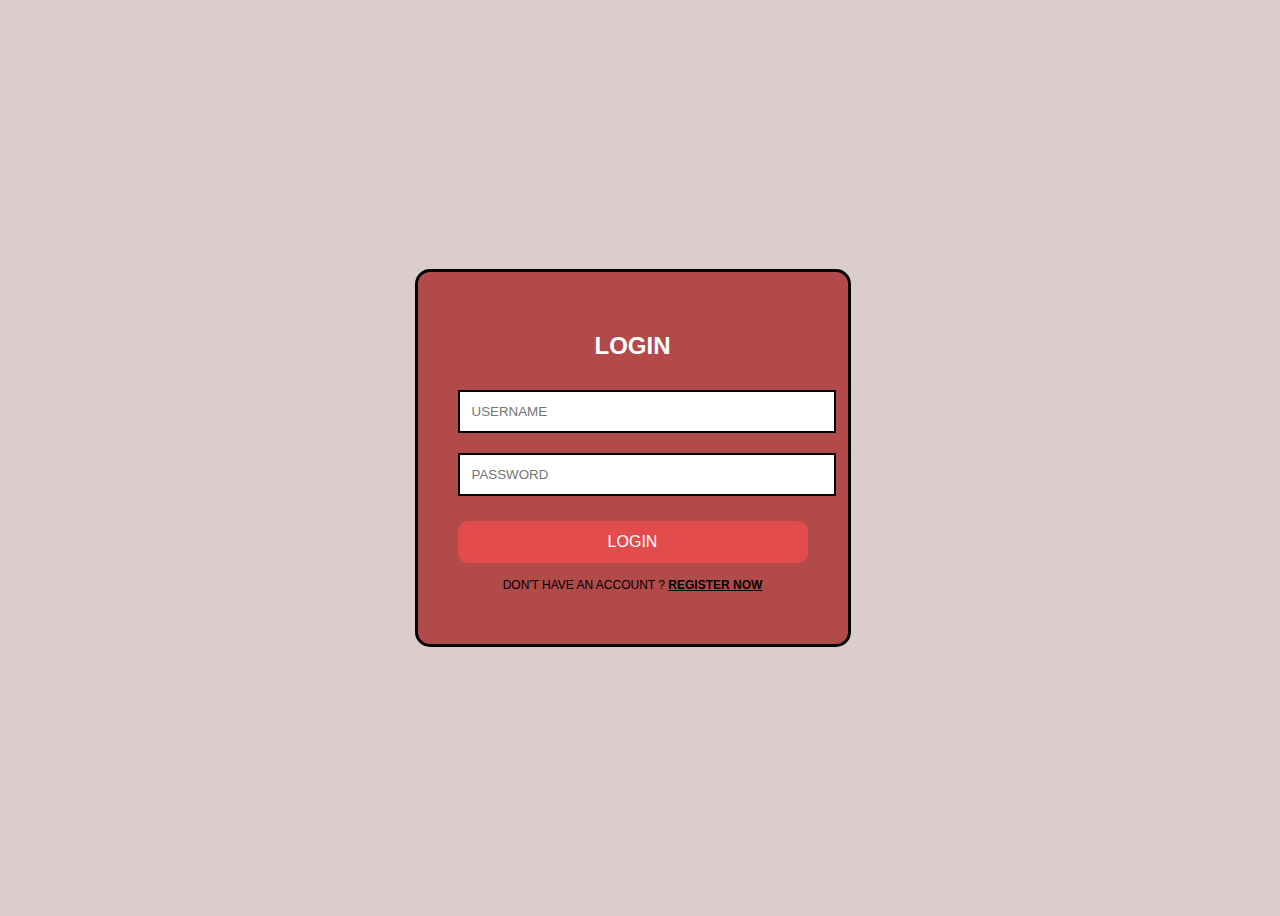
<file: login.html>
<!DOCTYPE html>
<html lang="en">
<head>
    <meta charset="UTF-8">
    <title>Login Page</title>

    <style>
        body {
            background: rgb(220, 205, 205);
            font-family: Arial, sans-serif;
            display: flex;
            justify-content: center;
            align-items: center;
            height: 100vh;
        }

        .login-card {
            background: #b24a4a;
            width: 350px;
            padding: 40px;
            border-radius: 15px;
            border: 3px solid black;
            margin-right: 15px;
            text-align: center;
        }

        .login-card h2 {
            color: white;
            margin-bottom: 20px;
        }

        .login-card input {
            width: 100%;
            padding: 12px;
            margin: 10px 0;
            border: 2px solid black;
            outline: none;
        }

        .login-card button {
            width: 100%;
            padding: 12px;
            margin-top: 15px;
            background: #e24c4c;
            border: none;
            color: white;
            font-size: 16px;
            border-radius: 10px;
            cursor: pointer;
        }

        .login-card button:hover {
            background: #d13f3f;
        }

        .register {
            margin-top: 15px;
            font-size: 12px;
            color: black;
        }

        .register span {
            text-decoration: underline;
            cursor: pointer;
            font-weight: bold;
        }
    </style>

</head>
<body>

    <div class="login-card">
        <h2>LOGIN</h2>

        <input type="text" id="username" placeholder="USERNAME">
        <input type="password" id="password" placeholder="PASSWORD">

        <button onclick="login()">LOGIN</button>

        <p class="register">
            DON'T HAVE AN ACCOUNT ? <span>REGISTER NOW</span>
        </p>
    </div>

    <script>
        function login() {
            let username = document.getElementById("username").value;
            let password = document.getElementById("password").value;

            if (username === "" || password === "") {
                alert("Please fill in all fields");
            } else {
                alert("Login successful ");
            }
        }
    </script>

</body>
</html>
</file>
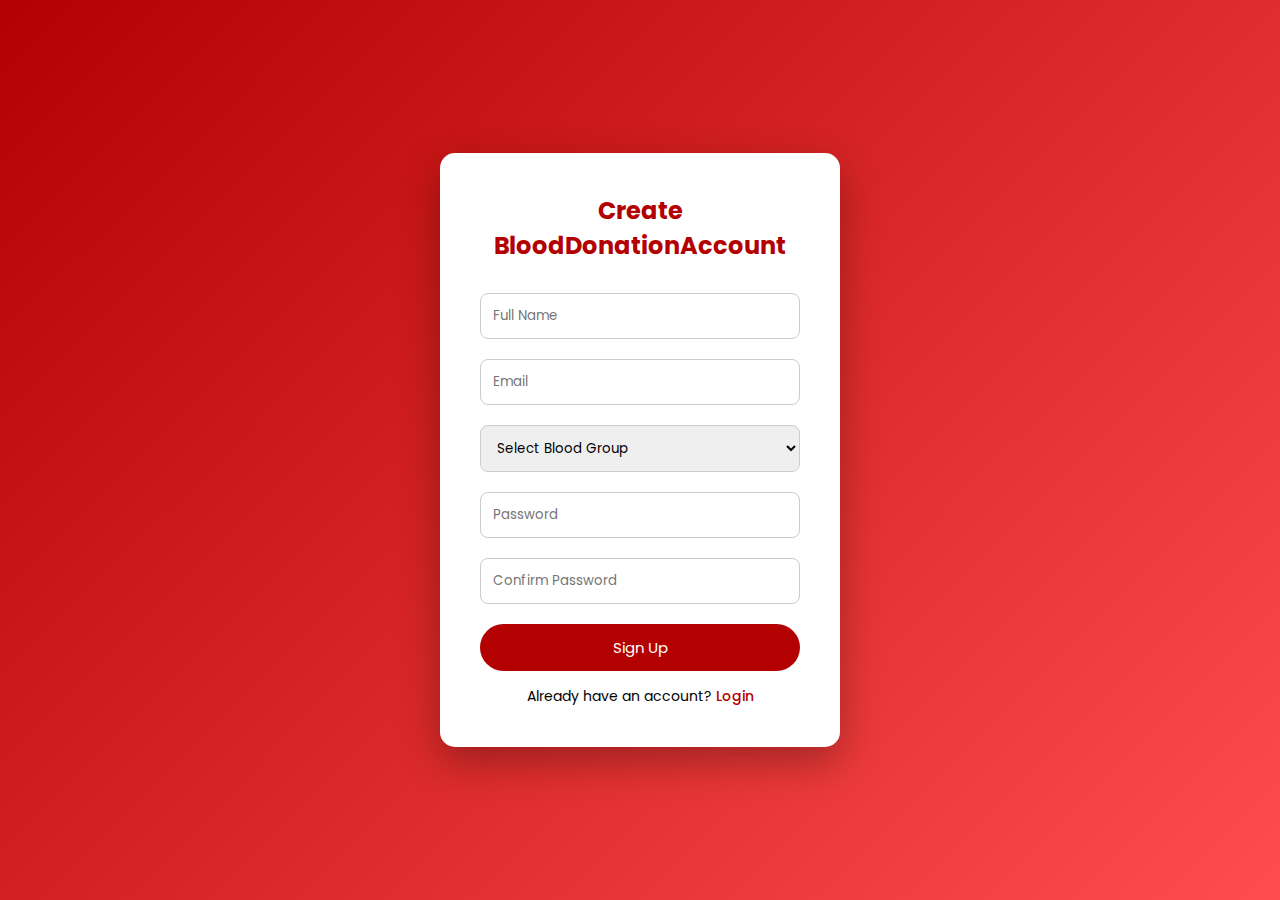
<file: signup.html>
<!DOCTYPE html>
<html lang="en">
<head>
    <meta charset="UTF-8">
    <title>LifeFlow | Sign Up</title>
    <meta name="viewport" content="width=device-width, initial-scale=1.0">

    <link href="https://fonts.googleapis.com/css2?family=Poppins:wght@300;400;500;600&display=swap" rel="stylesheet">

    <style>
        *{
            margin:0;
            padding:0;
            box-sizing:border-box;
            font-family:'Poppins', sans-serif;
        }

        body{
            height:100vh;
            background:linear-gradient(135deg,#b30000,#ff4d4d);
            display:flex;
            justify-content:center;
            align-items:center;
        }

        .box{
            width:400px;
            background:#fff;
            padding:40px;
            border-radius:15px;
            box-shadow:0 15px 40px rgba(0,0,0,.3);
        }

        h2{
            text-align:center;
            color:#b30000;
            margin-bottom:20px;
        }

        input, select{
            width:100%;
            padding:12px;
            margin:10px 0;
            border-radius:8px;
            border:1px solid #ccc;
            outline:none;
        }

        button{
            width:100%;
            padding:12px;
            background:#b30000;
            color:#fff;
            border:none;
            border-radius:30px;
            font-size:15px;
            cursor:pointer;
            margin-top:10px;
        }

        button:hover{
            background:#ff3333;
        }

        p{
            text-align:center;
            margin-top:15px;
            font-size:14px;
        }

        a{
            color:#b30000;
            text-decoration:none;
            font-weight:500;
        }
    </style>
</head>
<body>

<div class="box">
    <h2>Create BloodDonationAccount</h2>

    <form>
        <input type="text" placeholder="Full Name" required>
        <input type="email" placeholder="Email" required>

        <select required>
            <option value="">Select Blood Group</option>
            <option>A+</option>
            <option>A-</option>
            <option>B+</option>
            <option>B-</option>
            <option>AB+</option>
            <option>AB-</option>
            <option>O+</option>
            <option>O-</option>
        </select>

        <input type="password" placeholder="Password" required>
        <input type="password" placeholder="Confirm Password" required>

        <button type="submit">Sign Up</button>
    </form>

    <p>
        Already have an account?
        <a href="login.html">Login</a>
    </p>
</div>

</body>
</html>
</file>
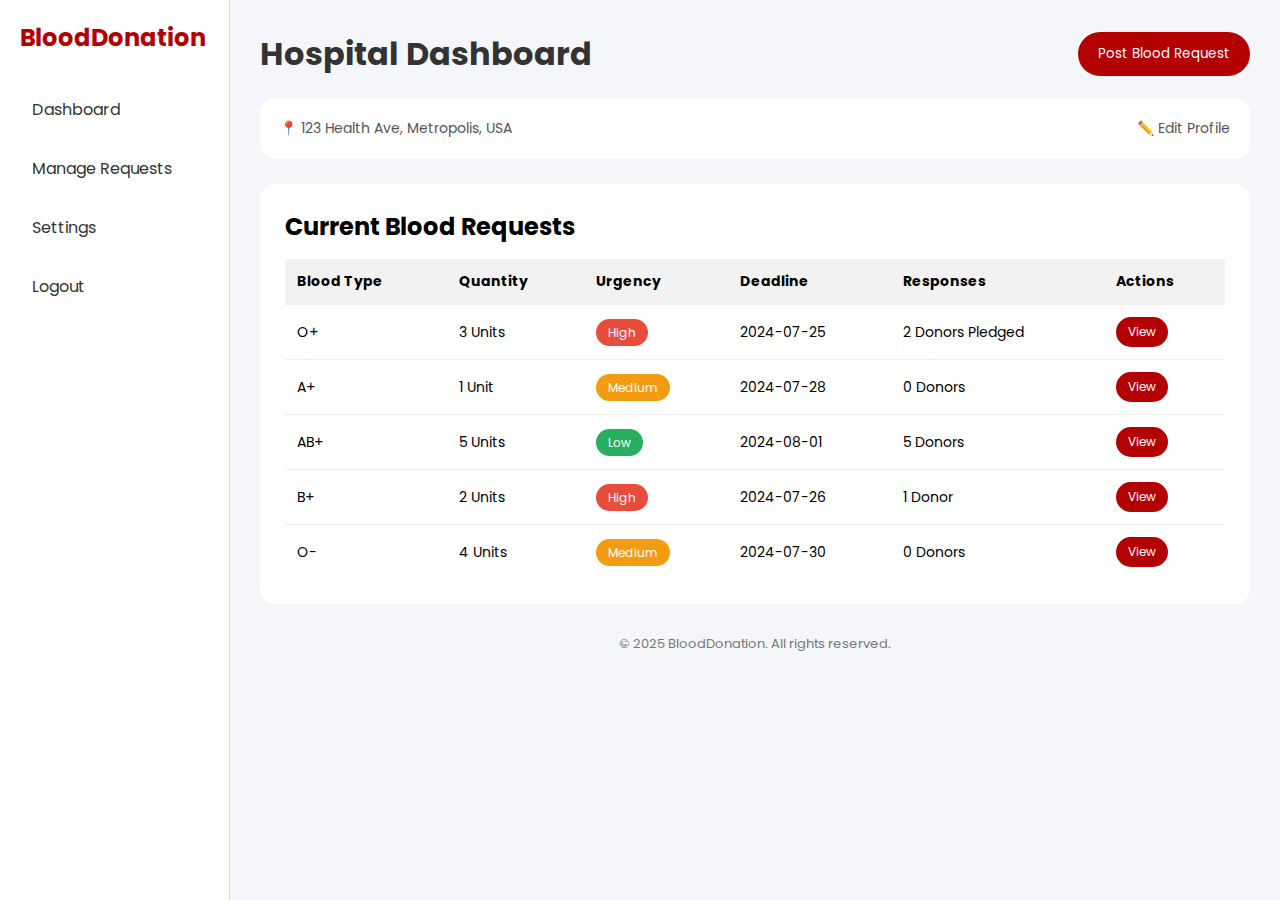
<file: dashboard/hospital/hospital-dashboard.html>
<!DOCTYPE html>
<html lang="en">
<head>
<meta charset="UTF-8">
<title>Hospital Dashboard | LifeFlow</title>
<meta name="viewport" content="width=device-width, initial-scale=1.0">

<link href="https://fonts.googleapis.com/css2?family=Poppins:wght@300;400;500;600&display=swap" rel="stylesheet">

<style>
*{
    margin:0;
    padding:0;
    box-sizing:border-box;
    font-family:'Poppins', sans-serif;
}

body{
    background:#f5f6fa;
    display:flex;
}

/* SIDEBAR */
.sidebar{
    width:230px;
    height:100vh;
    background:#ffffff;
    padding:20px;
    border-right:1px solid #ddd;
}

.sidebar h2{
    color:#b30000;
    margin-bottom:30px;
}

.sidebar a{
    display:block;
    padding:12px;
    color:#333;
    text-decoration:none;
    margin-bottom:10px;
    border-radius:8px;
}

.sidebar a:hover{
    background:#ffe6e6;
    color:#b30000;
}

/* MAIN */
.main{
    flex:1;
    padding:30px;
}

/* HEADER */
.header{
    display:flex;
    justify-content:space-between;
    align-items:center;
}

.header h1{
    color:#333;
}

.post-btn{
    background:#b30000;
    color:white;
    border:none;
    padding:12px 20px;
    border-radius:25px;
    cursor:pointer;
}

.post-btn:hover{
    background:#ff3333;
}

/* PROFILE */
.profile{
    background:#fff;
    padding:20px;
    border-radius:15px;
    margin-top:20px;
    display:flex;
    justify-content:space-between;
    align-items:center;
}

.profile p{
    color:#555;
    font-size:14px;
}

/* TABLE */
.table-box{
    background:#fff;
    padding:25px;
    border-radius:15px;
    margin-top:25px;
}

.table-box h2{
    margin-bottom:15px;
}

table{
    width:100%;
    border-collapse:collapse;
}

th, td{
    padding:12px;
    text-align:left;
    font-size:14px;
}

th{
    background:#f2f2f2;
}

tr:not(:last-child){
    border-bottom:1px solid #eee;
}

.badge{
    padding:5px 12px;
    border-radius:20px;
    font-size:12px;
    color:white;
}

.high{ background:#e74c3c; }
.medium{ background:#f39c12; }
.low{ background:#27ae60; }

.action-btn{
    padding:6px 12px;
    border:none;
    border-radius:15px;
    cursor:pointer;
    font-size:12px;
    background:#b30000;
    color:white;
}

.action-btn:hover{
    background:#ff3333;
}

footer{
    text-align:center;
    margin-top:30px;
    color:#777;
    font-size:13px;
}
</style>
</head>

<body>

<!-- SIDEBAR -->
<div class="sidebar">
    <h2>BloodDonation</h2>
    <a href="#">Dashboard</a>
    <a href="#">Manage Requests</a>
    <a href="#">Settings</a>
    <a href="#">Logout</a>
</div>

<!-- MAIN -->
<div class="main">

    <div class="header">
        <h1>Hospital Dashboard</h1>
        <button class="post-btn" onclick="postRequest()">Post Blood Request</button>
    </div>

    <div class="profile">
        <p>📍 123 Health Ave, Metropolis, USA</p>
        <p>✏️ Edit Profile</p>
    </div>

    <div class="table-box">
        <h2>Current Blood Requests</h2>

        <table>
            <tr>
                <th>Blood Type</th>
                <th>Quantity</th>
                <th>Urgency</th>
                <th>Deadline</th>
                <th>Responses</th>
                <th>Actions</th>
            </tr>

            <tr>
                <td>O+</td>
                <td>3 Units</td>
                <td><span class="badge high">High</span></td>
                <td>2024-07-25</td>
                <td>2 Donors Pledged</td>
                <td><button class="action-btn">View</button></td>
            </tr>

            <tr>
                <td>A+</td>
                <td>1 Unit</td>
                <td><span class="badge medium">Medium</span></td>
                <td>2024-07-28</td>
                <td>0 Donors</td>
                <td><button class="action-btn">View</button></td>
            </tr>

            <tr>
                <td>AB+</td>
                <td>5 Units</td>
                <td><span class="badge low">Low</span></td>
                <td>2024-08-01</td>
                <td>5 Donors</td>
                <td><button class="action-btn">View</button></td>
            </tr>

            <tr>
                <td>B+</td>
                <td>2 Units</td>
                <td><span class="badge high">High</span></td>
                <td>2024-07-26</td>
                <td>1 Donor</td>
                <td><button class="action-btn">View</button></td>
            </tr>

            <tr>
                <td>O-</td>
                <td>4 Units</td>
                <td><span class="badge medium">Medium</span></td>
                <td>2024-07-30</td>
                <td>0 Donors</td>
                <td><button class="action-btn">View</button></td>
            </tr>
        </table>
    </div>

    <footer>
        © 2025 BloodDonation. All rights reserved.
    </footer>

</div>

<script>
function postRequest(){
    alert("Redirecting to blood request form...");
}
</script>

</body>
</html>
</file>
<file: assets/css/index.css>
:root {
    --primary-red: #ef4444; /* Bright Red */
    --dark-red: #b91c1c;
    --text-dark: #111827;
    --text-gray: #6b7280;
    --bg-light: #f9fafb;
    --bg-white: #ffffff;
    --border-color: #e5e7eb;
    --shadow: 0 4px 6px -1px rgba(0, 0, 0, 0.05), 0 2px 4px -1px rgba(0, 0, 0, 0.03);
}

* {
    margin: 0;
    padding: 0;
    box-sizing: border-box;
    font-family: 'Inter', sans-serif;
}

body {
    background-color: var(--bg-white);
    color: var(--text-dark);
    line-height: 1.6;
}

a {
    text-decoration: none;
    color: inherit;
    transition: color 0.2s;
}

ul {
    list-style: none;
}

/* --- Utility Classes --- */
.container {
    max-width: 1400px;
    margin: 0 auto;
    padding: 0 24px;
}

.btn {
    padding: 12px 28px;
    border-radius: 8px;
    font-weight: 600;
    font-size: 0.95rem;
    cursor: pointer;
    border: none;
    transition: all 0.2s ease;
    display: inline-block;
}

.btn-primary {
    background-color: var(--primary-red);
    color: var(--bg-white);
}

.btn-primary:hover {
    background-color: var(--dark-red);
    transform: translateY(-1px);
}

.btn-outline {
    background-color: transparent;
    border: 1px solid var(--text-dark);
    color: var(--text-dark);
}

.section-title {
    font-size: 2rem;
    font-weight: 700;
    margin-bottom: 1rem;
    color: var(--text-dark);
}

.section-subtitle {
    color: var(--text-gray);
    font-size: 1rem;
    max-width: 600px;
    margin-bottom: 2rem;
}

/* --- Header (Based on Home.jpg) --- */
header {
    background: var(--bg-white);
    padding: 1.2rem 0;
    border-bottom: 1px solid var(--border-color);
    position: sticky;
    top: 0;
    z-index: 1000;
}

nav {
    display: flex;
    justify-content: space-between;
    align-items: center;
}

.logo {
    display: flex;
    align-items: center;
    gap: 10px;
    font-weight: 800;
    font-size: 1.4rem;
    color: var(--text-dark);
}

.logo {
    display: flex;
    align-items: center;
    font-size: 24px;
    font-weight: bold;
    color: #c40000;
}

.logo img {
    width: 40px;
}

.nav-links {
    display: flex;
    gap: 2.5rem;
    align-items: center;
}

.nav-links a {
    font-weight: 500;
    font-size: 1rem;
    color: var(--text-dark);
}

#navactive{
    color: var(--primary-red);
}

.nav-links a:hover {
    color: var(--primary-red);
}

.nav-actions {
    display: flex;
    gap: 1rem;
}

/* ---------- HERO SECTION ---------- */
.hero {
    height: 100vh;
    position: relative;
    overflow: hidden;
}

/* SLIDER IMAGES */
.slides {
    position: absolute;
    width: 100%;
    height: 100%;
}

.slide {
    position: absolute;
    width: 100%;
    height: 100%;
    opacity: 0;
    transition: opacity 1.5s ease-in-out;
}

.slide.active {
    opacity: 1;
}

.slide img {
    width: 100%;
    height: 100%;
    object-fit: cover;
}

/* DARK OVERLAY */
.overlay {
    position: absolute;
    width: 100%;
    height: 100%;
    background: rgba(0,0,0,0.5);
    z-index: 1;
}

/* HERO CONTENT */
.hero-content {
    position: relative;
    z-index: 2;
    color: white;
    text-align: center;
    top: 50%;
    transform: translateY(-50%);
    padding: 20px;
}

.hero-content h2 {
    font-size: 36px;
    color: white;
    margin-bottom: 20px;
}

.hero-content p {
    font-size: 15px;
    line-height: 1.6;
    max-width: 800px;
    margin: auto;
}

.hero-content button {
    margin-top: 30px;
    padding: 15px 35px;
}


.social-icons {
    margin-top: 3rem;
    display: flex;
    gap: 1rem;
}

.social-icons a {
    width: 40px;
    height: 40px;
    border-radius: 50%;
    border: 1px solid var(--border-color);
    display: flex;
    align-items: center;
    justify-content: center;
    color: var(--text-gray);
    transition: all 0.2s;
}

.social-icons a:hover {
    background-color: var(--primary-red);
    color: var(--bg-white);
    border-color: var(--primary-red);
}


/* --- Footer (Based on Home.jpg) --- */
footer {
    background-color: var(--bg-white);
    border-top: 1px solid var(--border-color);
    padding: 4rem 0 2rem;
}

.footer-grid {
    display: grid;
    grid-template-columns: 1.5fr 1fr 1fr 1fr;
    gap: 3rem;
    margin-bottom: 3rem;
}

.footer-brand p {
    color: var(--text-gray);
    margin-top: 1rem;
    font-size: 0.9rem;
    max-width: 300px;
}

.footer-col h4 {
    font-size: 1rem;
    font-weight: 700;
    margin-bottom: 1.5rem;
    color: var(--text-dark);
}

.footer-col ul li {
    margin-bottom: 0.8rem;
}

.footer-col ul li a {
    color: var(--text-gray);
    font-size: 0.9rem;
}

.footer-col ul li a:hover {
    color: var(--primary-red);
}

.contact-mini {
    display: flex;
    flex-direction: column;
    gap: 0.8rem;
}

.contact-mini li {
    display: flex;
    gap: 10px;
    align-items: center;
    color: var(--text-gray);
    font-size: 0.9rem;
}

.contact-mini i {
    color: var(--primary-red);
}

.footer-bottom {
    border-top: 1px solid var(--border-color);
    padding-top: 2rem;
    text-align: center;
    font-size: 0.85rem;
    color: var(--text-gray);
    display: flex;
    justify-content: space-between;
    align-items: center;
}

/* --- Responsive --- */
@media (max-width: 900px) {
    .contact-grid { grid-template-columns: 1fr; }
    .footer-grid { grid-template-columns: 1fr 1fr; }
}

@media (max-width: 600px) {
    .nav-links { display: none; }
    .footer-grid { grid-template-columns: 1fr; }
    .footer-bottom { flex-direction: column; gap: 1rem; }
}
</file>
<file: assets/css/style.css>
/* ---------- NEW SECTION: IMPACT AT A GLANCE ---------- */
        .impact-section { 
                        padding: 80px 50px; text-align: center;
                         background: #fff;
                         }
        .impact-section h2 {
             font-size: 32px;
              margin-bottom: 40px; 
             color: #333;
             }
        .impact-grid { 
            display: flex;
             justify-content: center;
              gap: 30px; flex-wrap: wrap;
             }
        .impact-card { 
            background: white;
             padding: 40px; 
             border-radius: 12px; width: 300px;
            box-shadow: 0 4px 15px rgba(0,0,0,0.05); 
            border: 1px solid #eee;
        }
        .impact-card i { 
            font-size: 40px; color: #d32f2f;
             margin-bottom: 15px;
             }
        .impact-card h3 {
             font-size: 36px;
              margin: 10px 0;
               color: #222; 
            }
        .impact-card p {
             color: #666;
              font-size: 14px;
             }

        /* ---------- NEW SECTION: HOW IT WORKS ---------- */
        .how-it-works {
             padding: 80px 50px;
              background: #fafafa;
               text-align: center;
             }
        .how-it-works h2 {
             font-size: 32px; 
             margin-bottom: 50px; 
            }
        .journey-container {
             display: flex;
              justify-content: center; 
             gap: 40px; flex-wrap: wrap; 
             max-width: 1200px; margin: 0 auto;
             }
        .journey-card { 
            background: white;
             padding: 40px;
              border-radius: 15px;
               flex: 1;
                min-width: 350px;
                 text-align: left;
                box-shadow: 0 4px 12px rgba(0,0,0,0.03);
        }
        .journey-card h3 { 
            color: #d32f2f;
             margin-bottom: 25px;
              text-align: center; 
              font-size: 24px;
             }
        .step { 
            display: flex; 
            gap: 15px;
             margin-bottom: 25px; 
            }
        .step-num { 
            background: #d32f2f;
             color: white;
              width: 28px;
               height: 28px; 
                border-radius: 50%; 
                display: flex; 
                align-items: center;
                 justify-content: center;
                flex-shrink: 0;
                 font-size: 14px; 
                 font-weight: bold;
        }
        .step-content h4 { 
            font-size: 16px; 
            margin-bottom: 5px; 
            color: #333;
         }
        .step-content p { 
            font-size: 14px;
             color: #777;
              line-height: 1.4;
             }

        /* ---------- NEW SECTION: FOOTER ---------- */
        footer {
             background: #f4f4f4; 
             padding: 60px 50px 20px; 
             border-top: 1px solid #ddd; 
            }
        .footer-grid { 
            display: grid; 
            grid-template-columns: 2fr 1fr 1fr 1fr;
             gap: 40px; 
            max-width: 1200px;
             margin: 0 auto;
             padding-bottom: 40px;
        }
        .footer-brand h3 { 
            color: #d32f2f;
             display: flex; 
             align-items: center; 
             gap: 10px; 
             margin-bottom: 15px; 
            }
        .footer-brand p {
             color: #666; 
             font-size: 14px; 
             line-height: 1.6; 
            }
        .social-icons { 
            margin-top: 20px;
         }
        .social-icons a { 
            color: #555; 
            font-size: 20px; 
            margin-right: 15px; 
            text-decoration: none;
         }
        .footer-col h4 {
             margin-bottom: 20px; 
             color: #333; 
             font-size: 16px; 
            }
        .footer-col ul { 
            list-style: none;
         }
        .footer-col ul li {
             margin-bottom: 12px;
             }
        .footer-col ul li a {
             text-decoration: none; 
             color: #666; 
             font-size: 14px; 
            }
        .footer-col ul li a:hover {
             color: #d32f2f;
             }
        .footer-bottom { 
            text-align: center;
             border-top: 1px solid #ddd;
              padding-top: 20px; 
              color: #888; 
              font-size: 12px;
             }

        @media (max-width: 768px) {
            .footer-grid { grid-template-columns: 1fr; text-align: center; }
            .journey-card { min-width: 100%; }
        }
</file>
<file: assets/css/all.css>
/* REQUEST PAGE */
.page-header { 
    text-align: center; 
    padding: 4rem 0 2rem; 
}
.page-header h1 { 
    font-size: 2.5rem; 
    font-weight: 800; 
    margin-bottom: 1rem; 
}
.page-header p { 
    color: var(--text-gray); 
    max-width: 600px; 
    margin: 0 auto; 
}

/* --- Filter Section --- */
.filter-box { 
    background: var(--bg-white); 
    padding: 24px; 
    border-radius: 12px; 
    box-shadow: var(--shadow);
    display: grid;
    grid-template-columns: 1fr 2fr 1fr 150px;
    gap: 16px;
    margin-bottom: 3rem;
    align-items: end;
}
.filter-group label { 
    display: block; 
    font-size: 0.85rem; 
    font-weight: 600; 
    margin-bottom: 8px; 
}
.filter-input { 
    width: 100%; 
    padding: 12px; 
    border: 1px solid var(--border-color); 
    border-radius: 8px; 
    background: #fcfcfc;
    outline: none;
}

/* --- Requests Grid --- */
.requests-grid { 
    display: grid; 
    grid-template-columns: repeat(auto-fill, minmax(350px, 1fr)); 
    gap: 24px; 
    margin-bottom: 5rem;
}
.request-card { 
    background: var(--bg-white); 
    padding: 24px; 
    border-radius: 16px; 
    box-shadow: var(--shadow);
    border: 1px solid rgba(0,0,0,0.02);
}
.hospital-name { 
    font-size: 1.25rem; 
    font-weight: 700; 
    margin-bottom: 16px; 
}

.request-details { 
    display: flex; 
    flex-wrap: wrap; 
    gap: 16px; 
    margin-bottom: 16px; 
}
.detail-item { 
    display: flex; 
    align-items: center; 
    gap: 8px; 
    font-size: 0.9rem; 
    color: var(--text-gray); 
}
.blood-tag { 
    color: var(--primary-red); 
    font-weight: 700; 
}

.urgency-badge { 
    display: inline-block; 
    padding: 4px 12px; 
    border-radius: 20px; 
    font-size: 0.75rem; 
    font-weight: 700; 
    margin-bottom: 20px;
    text-transform: uppercase;
}
.high { 
    background: #fee2e2; 
    color: #dc2626; 
}
.medium { 
    background: #ffedd5; 
    color: #ea580c; 
}
.low { 
    background: #f3f4f6; 
    color: #4b5563; 
}

@media (max-width: 900px) {
    .filter-box { grid-template-columns: 1fr 1fr; }
    .requests-grid { grid-template-columns: 1fr; }
}

/* CONTACT PAGE */

/* --- Contact Section (Layout from ConnectSphere) --- */
.contact-section {
    padding: 5rem 0;
    background-color: var(--bg-light);
}

.contact-grid {
    display: grid;
    grid-template-columns: 1fr 1fr;
    gap: 3rem;
}

.card {
    background: var(--bg-white);
    border-radius: 16px;
    padding: 3rem;
    box-shadow: var(--shadow);
    border: 1px solid rgba(0,0,0,0.02);
}

/* Left Card - Info */
.contact-info-list {
    margin-top: 2rem;
}

.info-item {
    display: flex;
    gap: 1.2rem;
    margin-bottom: 2rem;
    align-items: flex-start;
}

.icon-box {
    width: 45px;
    height: 45px;
    background-color: rgba(239, 68, 68, 0.1);
    border-radius: 10px;
    display: flex;
    align-items: center;
    justify-content: center;
    color: var(--primary-red);
    font-size: 1.2rem;
    flex-shrink: 0;
}

.info-content h4 {
    font-size: 1rem;
    font-weight: 700;
    margin-bottom: 0.3rem;
}

.info-content p {
    color: var(--text-gray);
    font-size: 0.95rem;
}

/* Right Card - Form */
.form-group {
    margin-bottom: 1.5rem;
}

.form-group label {
    display: block;
    font-size: 0.9rem;
    font-weight: 600;
    margin-bottom: 0.5rem;
    color: var(--text-dark);
}

.form-control {
    width: 100%;
    padding: 12px 16px;
    border: 1px solid var(--border-color);
    border-radius: 8px;
    font-size: 0.95rem;
    outline: none;
    transition: border-color 0.2s;
    background-color: #fcfcfc;
}

.form-control:focus {
    border-color: var(--primary-red);
    background-color: var(--bg-white);
}

textarea.form-control {
    resize: vertical;
    min-height: 120px;
}

/* --- FAQ Accordion Section --- */
.faq-section {
    padding: 5rem 0;
    background-color: var(--bg-white);
    display: flex;
    justify-self: center;
}

.accordion {
    max-width: 800px;
}

.accordion-item {
    border-bottom: 1px solid var(--border-color);
    margin-bottom: 0.5rem;
}

.accordion-header {
    display: flex;
    justify-content: space-between;
    align-items: center;
    padding: 1.5rem 0;
    cursor: pointer;
    font-weight: 600;
    font-size: 1.1rem;
    color: var(--text-dark);
}

.accordion-header i {
    color: var(--text-gray);
    transition: transform 0.3s;
    font-size: 0.9rem;
}

.accordion-body {
    max-height: 0;
    overflow: hidden;
    transition: max-height 0.3s ease-out;
    color: var(--text-gray);
    line-height: 1.7;
}

.accordion-item.active .accordion-header i {
    transform: rotate(180deg);
    color: var(--primary-red);
}

.accordion-item.active .accordion-header {
    color: var(--primary-red);
}

.accordion-body p {
    padding-bottom: 1.5rem;
}

/* ABOUT PAGE */

/* --- Hero Section --- */
.about-hero {
    padding: 5rem 0;
    background-color: var(--bg-light);
}

.hero-grid {
    display: grid;
    grid-template-columns: 1fr 1fr;
    gap: 4rem;
    align-items: center;
}

.hero-content h1 {
    font-size: 3rem;
    line-height: 1.2;
    font-weight: 800;
    margin-bottom: 1.5rem;
    color: var(--text-dark);
}

.hero-content p {
    font-size: 1.1rem;
    color: var(--text-gray);
    margin-bottom: 2rem;
}

.hero-image {
    width: 100%;
    height: 400px;
    border-radius: 20px;
    overflow: hidden;
    background-image: url('https://placehold.co/600x400/ef4444/ffffff?text=Community+Giving');
    background-size: cover;
    background-position: center;
    box-shadow: var(--shadow);
}

/* --- Impact Stats (Inspired by Home.jpg) --- */
.stats-section {
    padding: 4rem 0;
    background-color: var(--bg-white);
    border-bottom: 1px solid var(--border-color);
}

.stats-grid {
    display: grid;
    grid-template-columns: repeat(3, 1fr);
    gap: 2rem;
    text-align: center;
}

.stat-item h2 {
    font-size: 2.5rem;
    color: var(--primary-red);
    font-weight: 800;
    margin-bottom: 0.5rem;
}

.stat-item p {
    font-weight: 600;
    color: var(--text-dark);
    text-transform: uppercase;
    font-size: 0.9rem;
    letter-spacing: 1px;
}

/* --- Mission & Values --- */
.mission-section {
    padding: 5rem 0;
}

.section-header {
    max-width: 700px;
    margin: 0 auto 4rem;
    text-align: center;
}

.section-header h2 { font-size: 2.2rem; font-weight: 700; margin-bottom: 1rem; }
.section-header p { color: var(--text-gray); }

.values-grid {
    display: grid;
    grid-template-columns: repeat(3, 1fr);
    gap: 2rem;
}

.value-card {
    background: var(--bg-light);
    padding: 2.5rem;
    border-radius: 16px;
    text-align: center;
    transition: transform 0.2s;
}

.value-card:hover { transform: translateY(-5px); }

.value-icon {
    width: 60px;
    height: 60px;
    background: white;
    border-radius: 50%;
    display: flex;
    align-items: center;
    justify-content: center;
    margin: 0 auto 1.5rem;
    color: var(--primary-red);
    font-size: 1.5rem;
    box-shadow: var(--shadow);
}

.value-card h3 { font-size: 1.2rem; margin-bottom: 1rem; }
.value-card p { font-size: 0.95rem; color: var(--text-gray); }

/* --- Team Section --- */
.team-section {
    padding: 5rem 0;
    background-color: var(--bg-light);
}

.team-grid {
    display: grid;
    grid-template-columns: repeat(4, 1fr);
    gap: 2rem;
}

.team-card {
    background: var(--bg-white);
    border-radius: 12px;
    overflow: hidden;
    box-shadow: var(--shadow);
    text-align: center;
}

.team-img {
    width: 100%;
    height: 250px;
    background-color: #ddd;
    background-image: url('https://placehold.co/300x250/e5e7eb/6b7280?text=Photo');
    background-size: cover;
    background-position: center;
}

.team-info { padding: 1.5rem; }
.team-info h4 { font-size: 1.1rem; margin-bottom: 0.25rem; }
.team-info span { font-size: 0.85rem; color: var(--primary-red); font-weight: 600; text-transform: uppercase; }

/* --- CTA Banner --- */
.cta-section {
    padding: 5rem 0;
    background-color: var(--primary-red);
    color: white;
    text-align: center;
}

.cta-content h2 { font-size: 2.5rem; margin-bottom: 1rem; }
.cta-content p { font-size: 1.1rem; margin-bottom: 2rem; opacity: 0.9; }

.btn-white {
    background-color: white;
    color: var(--primary-red);
}
.btn-white:hover { background-color: #f3f4f6; }
</file>
